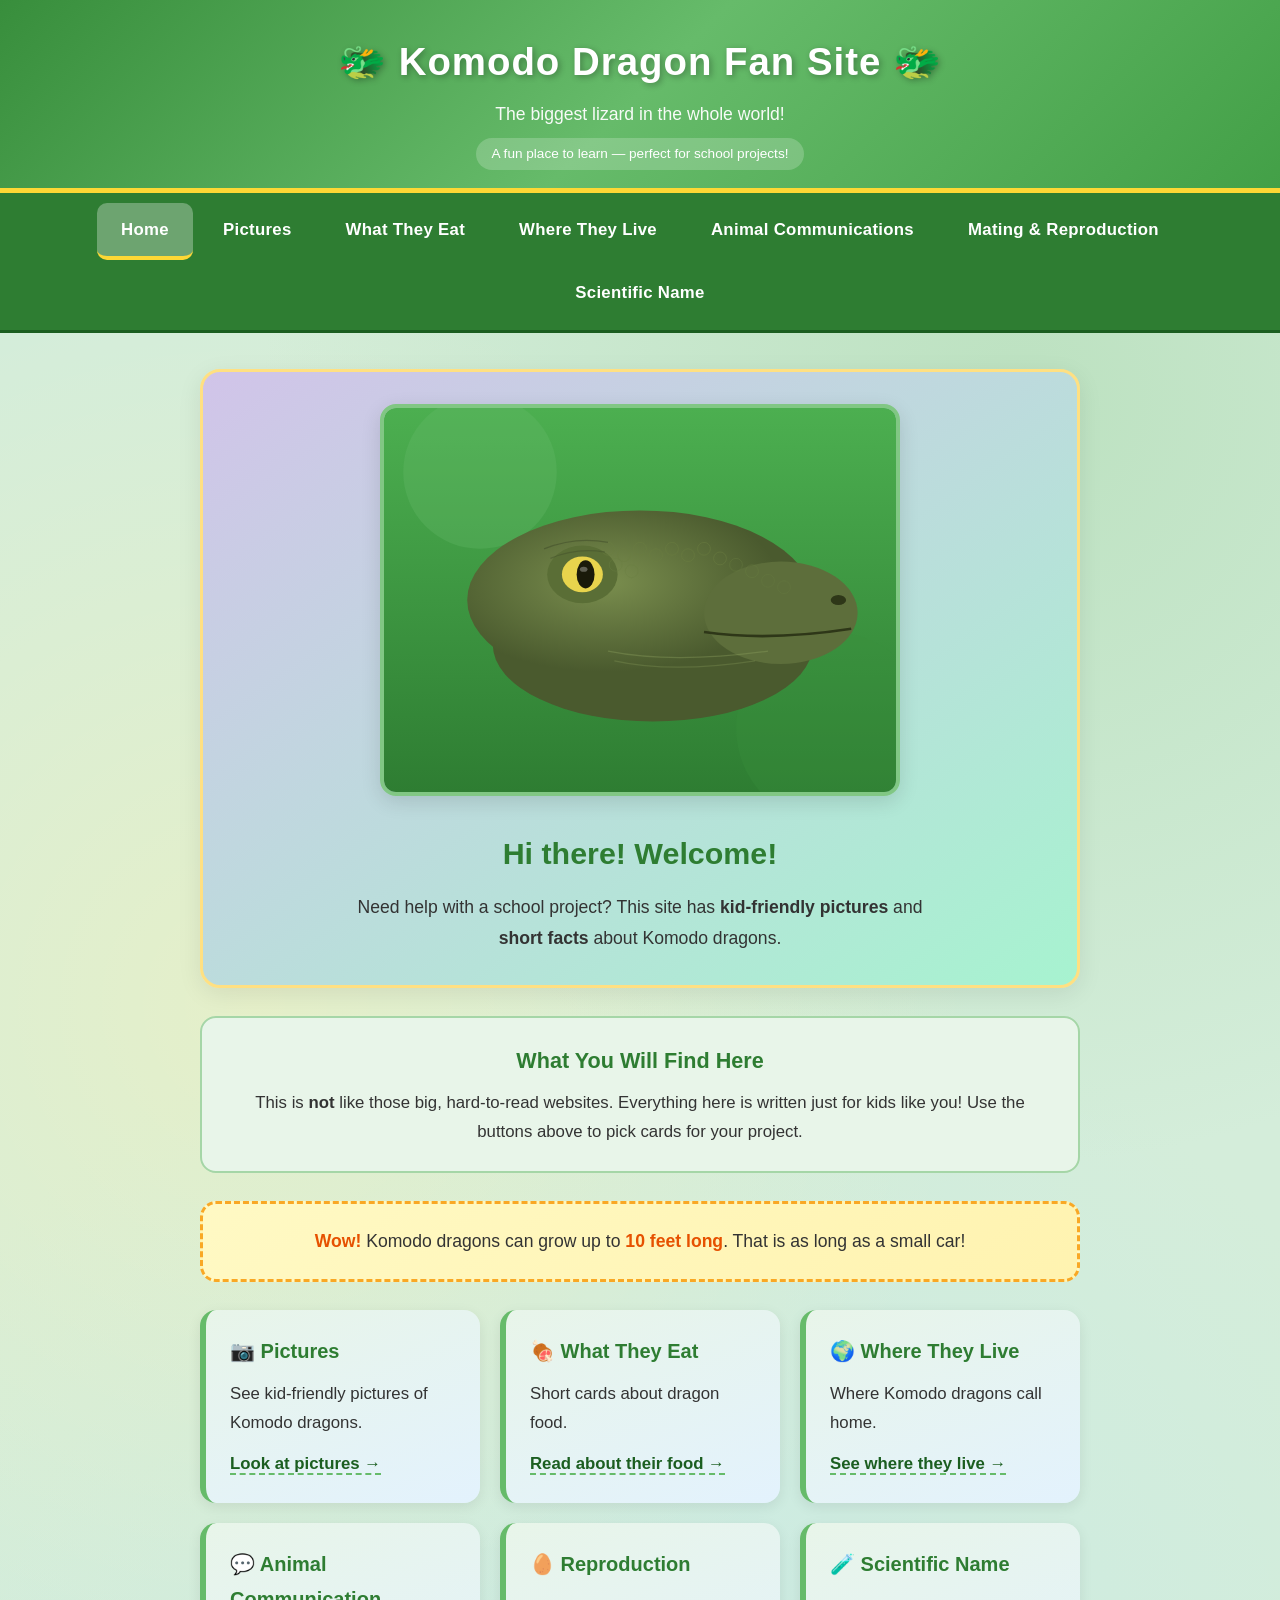
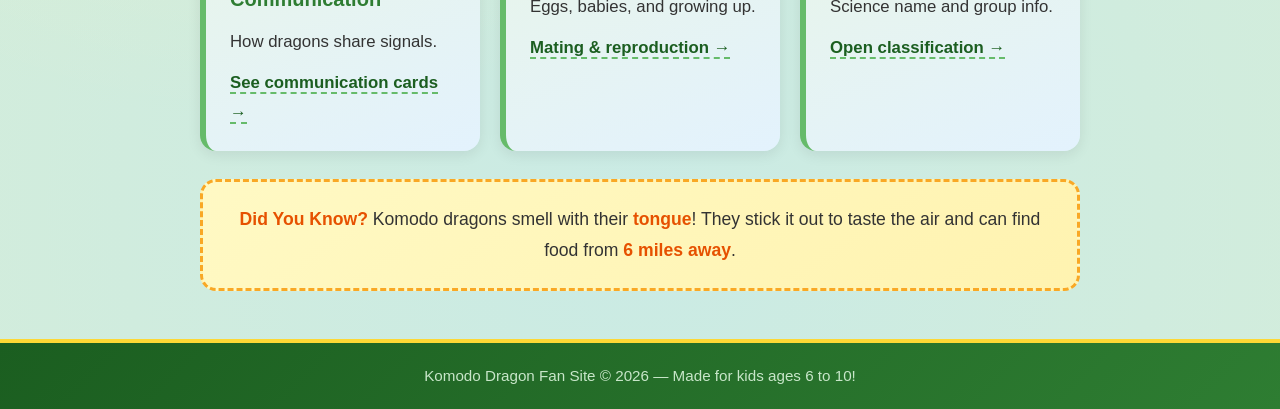
<file: index.html>
<!DOCTYPE html>
<html lang="en">
<head>
  <meta charset="UTF-8">
  <meta name="viewport" content="width=device-width, initial-scale=1.0">
  <title>Komodo Dragon Fan Site!</title>
  <link rel="stylesheet" href="styles.css">
</head>
<body>
  <a class="skip-link" href="#main">Skip to content</a>

  <header>
    <h1>&#x1F432; Komodo Dragon Fan Site &#x1F432;</h1>
    <p class="subtitle">The biggest lizard in the whole world!</p>
    <span class="tagline">A fun place to learn &mdash; perfect for school projects!</span>
  </header>

  <nav>
    <a href="index.html" class="active">Home</a>
    <a href="gallery.html">Pictures</a>
    <a href="diet.html">What They Eat</a>
    <a href="habitat.html">Where They Live</a>
    <a href="communications.html">Animal Communications</a>
    <a href="reproduction.html">Mating &amp; Reproduction</a>
    <a href="classification.html">Scientific Name</a>
  </nav>

  <main id="main">
    <section class="hero">
      <img
        src="images/dragon-closeup.svg"
        alt="A Komodo dragon close-up"
      >
      <h2>Hi there! Welcome!</h2>
      <p>
        Need help with a school project? This site has <strong>kid-friendly pictures</strong>
        and <strong>short facts</strong> about Komodo dragons.
      </p>
    </section>

    <section class="site-intro">
      <h3>What You Will Find Here</h3>
      <p>
        This is <strong>not</strong> like those big, hard-to-read websites.
        Everything here is written just for kids like you!
        Use the buttons above to pick cards for your project.
      </p>
    </section>

    <div class="fun-fact">
      <strong>Wow!</strong> Komodo dragons can grow up to <strong>10 feet long</strong>.
      That is as long as a small car!
    </div>

    <section class="cards">
      <div class="card">
        <h3>&#x1F4F7; Pictures</h3>
        <p>See kid-friendly pictures of Komodo dragons.</p>
        <p style="margin-top:12px;">
          <a href="gallery.html">Look at pictures &rarr;</a>
        </p>
      </div>

      <div class="card">
        <h3>&#x1F356; What They Eat</h3>
        <p>Short cards about dragon food.</p>
        <p style="margin-top:12px;">
          <a href="diet.html">Read about their food &rarr;</a>
        </p>
      </div>

      <div class="card">
        <h3>&#x1F30D; Where They Live</h3>
        <p>Where Komodo dragons call home.</p>
        <p style="margin-top:12px;">
          <a href="habitat.html">See where they live &rarr;</a>
        </p>
      </div>

      <div class="card">
        <h3>&#x1F4AC; Animal Communication</h3>
        <p>How dragons share signals.</p>
        <p style="margin-top:12px;">
          <a href="communications.html">See communication cards &rarr;</a>
        </p>
      </div>

      <div class="card">
        <h3>&#x1F95A; Reproduction</h3>
        <p>Eggs, babies, and growing up.</p>
        <p style="margin-top:12px;">
          <a href="reproduction.html">Mating &amp; reproduction &rarr;</a>
        </p>
      </div>

      <div class="card">
        <h3>&#x1F9EA; Scientific Name</h3>
        <p>Science name and group info.</p>
        <p style="margin-top:12px;">
          <a href="classification.html">Open classification &rarr;</a>
        </p>
      </div>
    </section>

    <div class="fun-fact">
      <strong>Did You Know?</strong> Komodo dragons smell with their
      <strong>tongue</strong>! They stick it out to taste the air and can find
      food from <strong>6 miles away</strong>.
    </div>
  </main>

  <footer>
    <p>Komodo Dragon Fan Site &copy; 2026 &mdash; Made for kids ages 6 to 10!</p>
  </footer>
</body>
</html>
</file>
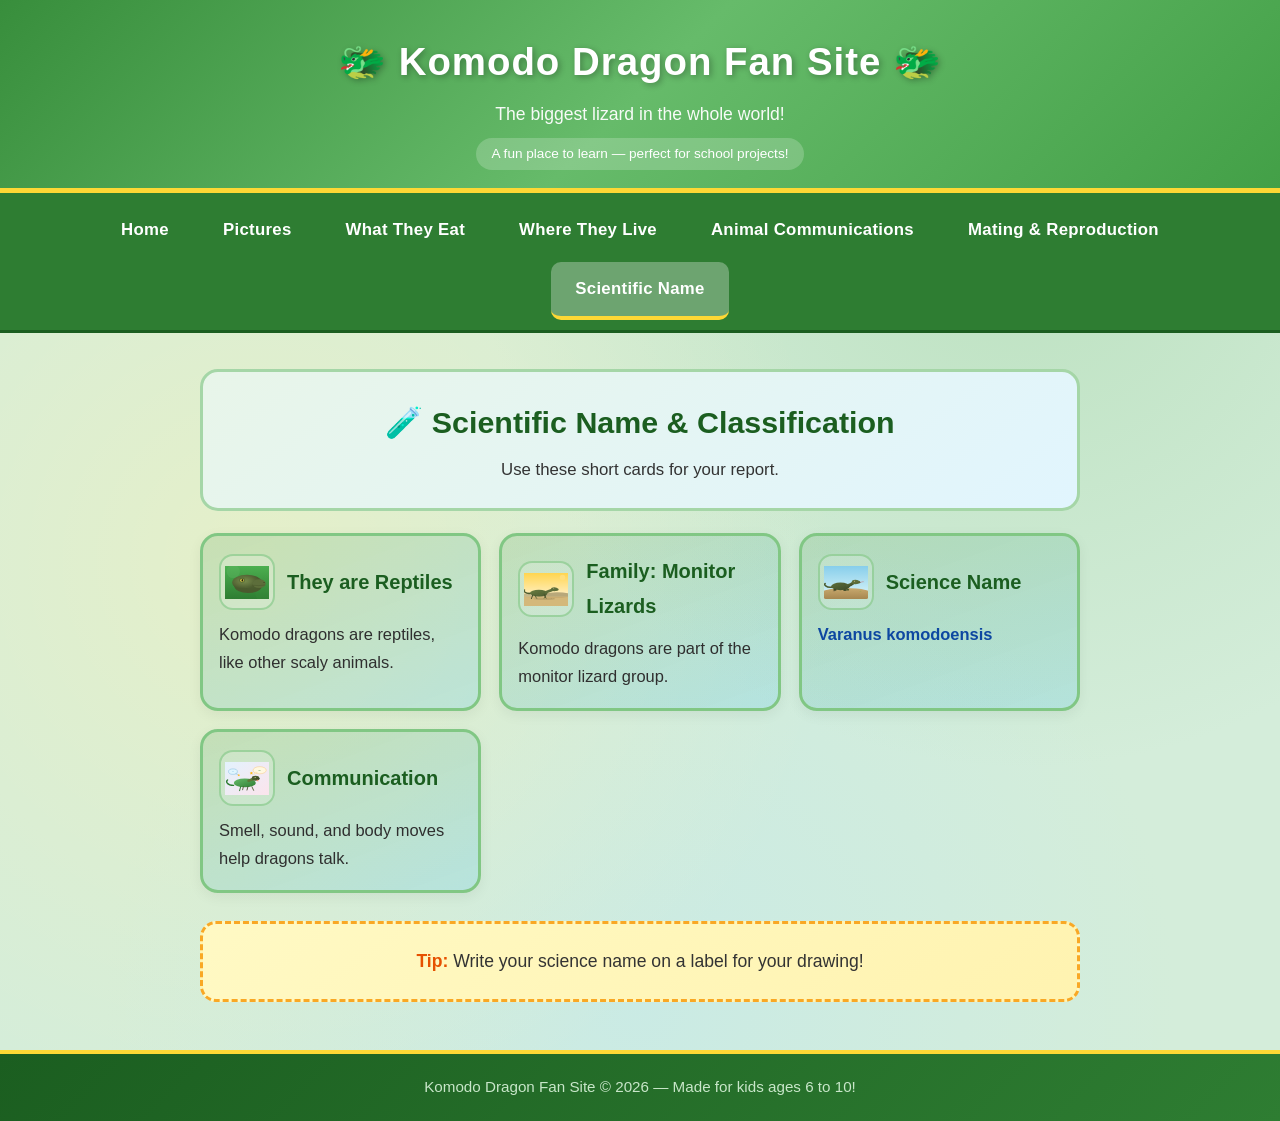
<file: classification.html>
<!DOCTYPE html>
<html lang="en">
<head>
  <meta charset="UTF-8">
  <meta name="viewport" content="width=device-width, initial-scale=1.0">
  <title>Scientific Name &amp; Classification &ndash; Komodo Dragon Fan Site</title>
  <link rel="stylesheet" href="styles.css">
</head>
<body>
  <a class="skip-link" href="#main">Skip to content</a>

  <header>
    <h1>&#x1F432; Komodo Dragon Fan Site &#x1F432;</h1>
    <p class="subtitle">The biggest lizard in the whole world!</p>
    <span class="tagline">A fun place to learn &mdash; perfect for school projects!</span>
  </header>

  <nav>
    <a href="index.html">Home</a>
    <a href="gallery.html">Pictures</a>
    <a href="diet.html">What They Eat</a>
    <a href="habitat.html">Where They Live</a>
    <a href="communications.html">Animal Communications</a>
    <a href="reproduction.html">Mating &amp; Reproduction</a>
    <a href="classification.html" class="active">Scientific Name</a>
  </nav>

  <main id="main">
    <section class="info-page-intro">
      <h2>&#x1F9EA; Scientific Name &amp; Classification</h2>
      <p>Use these short cards for your report.</p>
    </section>

    <section class="info-grid">
      <article class="info-card">
        <div class="card-top">
          <div class="icon">
            <img src="images/dragon-closeup.svg" alt="Reptile close-up icon" />
          </div>
          <h3>They are Reptiles</h3>
        </div>
        <p>Komodo dragons are reptiles, like other scaly animals.</p>
      </article>

      <article class="info-card">
        <div class="card-top">
          <div class="icon">
            <img src="images/dragon-walking.svg" alt="Komodo family icon" />
          </div>
          <h3>Family: Monitor Lizards</h3>
        </div>
        <p>Komodo dragons are part of the monitor lizard group.</p>
      </article>

      <article class="info-card">
        <div class="card-top">
          <div class="icon">
            <img src="images/dragon-tongue.svg" alt="Science name icon" />
          </div>
          <h3>Science Name</h3>
        </div>
        <p><span class="mini">Varanus komodoensis</span></p>
      </article>

      <article class="info-card">
        <div class="card-top">
          <div class="icon">
            <img src="images/dragon-chat.svg" alt="Dragon signals icon" />
          </div>
          <h3>Communication</h3>
        </div>
        <p>Smell, sound, and body moves help dragons talk.</p>
      </article>
    </section>

    <div class="fun-fact">
      <strong>Tip:</strong> Write your science name on a label for your drawing!
    </div>
  </main>

  <footer>
    <p>Komodo Dragon Fan Site &copy; 2026 &mdash; Made for kids ages 6 to 10!</p>
  </footer>
</body>
</html>
</file>
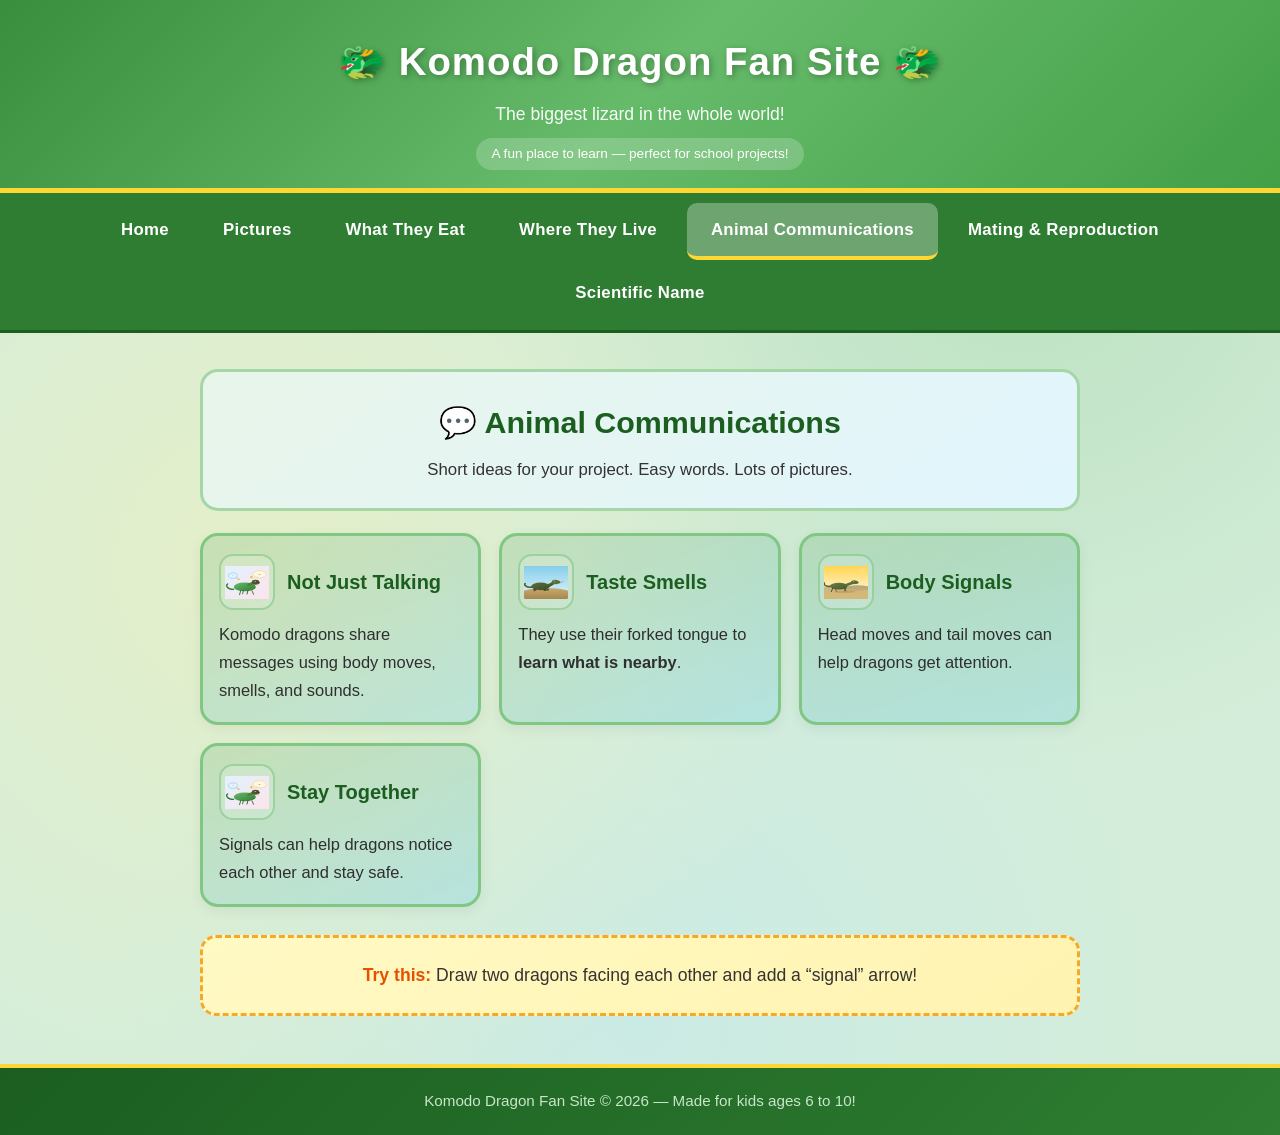
<file: communications.html>
<!DOCTYPE html>
<html lang="en">
<head>
  <meta charset="UTF-8">
  <meta name="viewport" content="width=device-width, initial-scale=1.0">
  <title>Animal Communications &ndash; Komodo Dragon Fan Site</title>
  <link rel="stylesheet" href="styles.css">
</head>
<body>
  <a class="skip-link" href="#main">Skip to content</a>

  <header>
    <h1>&#x1F432; Komodo Dragon Fan Site &#x1F432;</h1>
    <p class="subtitle">The biggest lizard in the whole world!</p>
    <span class="tagline">A fun place to learn &mdash; perfect for school projects!</span>
  </header>

  <nav>
    <a href="index.html">Home</a>
    <a href="gallery.html">Pictures</a>
    <a href="diet.html">What They Eat</a>
    <a href="habitat.html">Where They Live</a>
    <a href="communications.html" class="active">Animal Communications</a>
    <a href="reproduction.html">Mating &amp; Reproduction</a>
    <a href="classification.html">Scientific Name</a>
  </nav>

  <main id="main">
    <section class="info-page-intro">
      <h2>&#x1F4AC; Animal Communications</h2>
      <p>Short ideas for your project. Easy words. Lots of pictures.</p>
    </section>

    <section class="info-grid">
      <article class="info-card">
        <div class="card-top">
          <div class="icon">
            <img src="images/dragon-chat.svg" alt="Dragon chat signals" />
          </div>
          <h3>Not Just Talking</h3>
        </div>
        <p>Komodo dragons share messages using body moves, smells, and sounds.</p>
      </article>

      <article class="info-card">
        <div class="card-top">
          <div class="icon">
            <img src="images/dragon-tongue.svg" alt="Dragon tongue smelling" />
          </div>
          <h3>Taste Smells</h3>
        </div>
        <p>They use their forked tongue to <strong>learn what is nearby</strong>.</p>
      </article>

      <article class="info-card">
        <div class="card-top">
          <div class="icon">
            <img src="images/dragon-walking.svg" alt="Dragon head and tail movement" />
          </div>
          <h3>Body Signals</h3>
        </div>
        <p>Head moves and tail moves can help dragons get attention.</p>
      </article>

      <article class="info-card">
        <div class="card-top">
          <div class="icon">
            <img src="images/dragon-chat.svg" alt="Dragon signal and message icon" />
          </div>
          <h3>Stay Together</h3>
        </div>
        <p>Signals can help dragons notice each other and stay safe.</p>
      </article>
    </section>

    <div class="fun-fact">
      <strong>Try this:</strong> Draw two dragons facing each other and add a “signal” arrow!
    </div>
  </main>

  <footer>
    <p>Komodo Dragon Fan Site &copy; 2026 &mdash; Made for kids ages 6 to 10!</p>
  </footer>
</body>
</html>
</file>
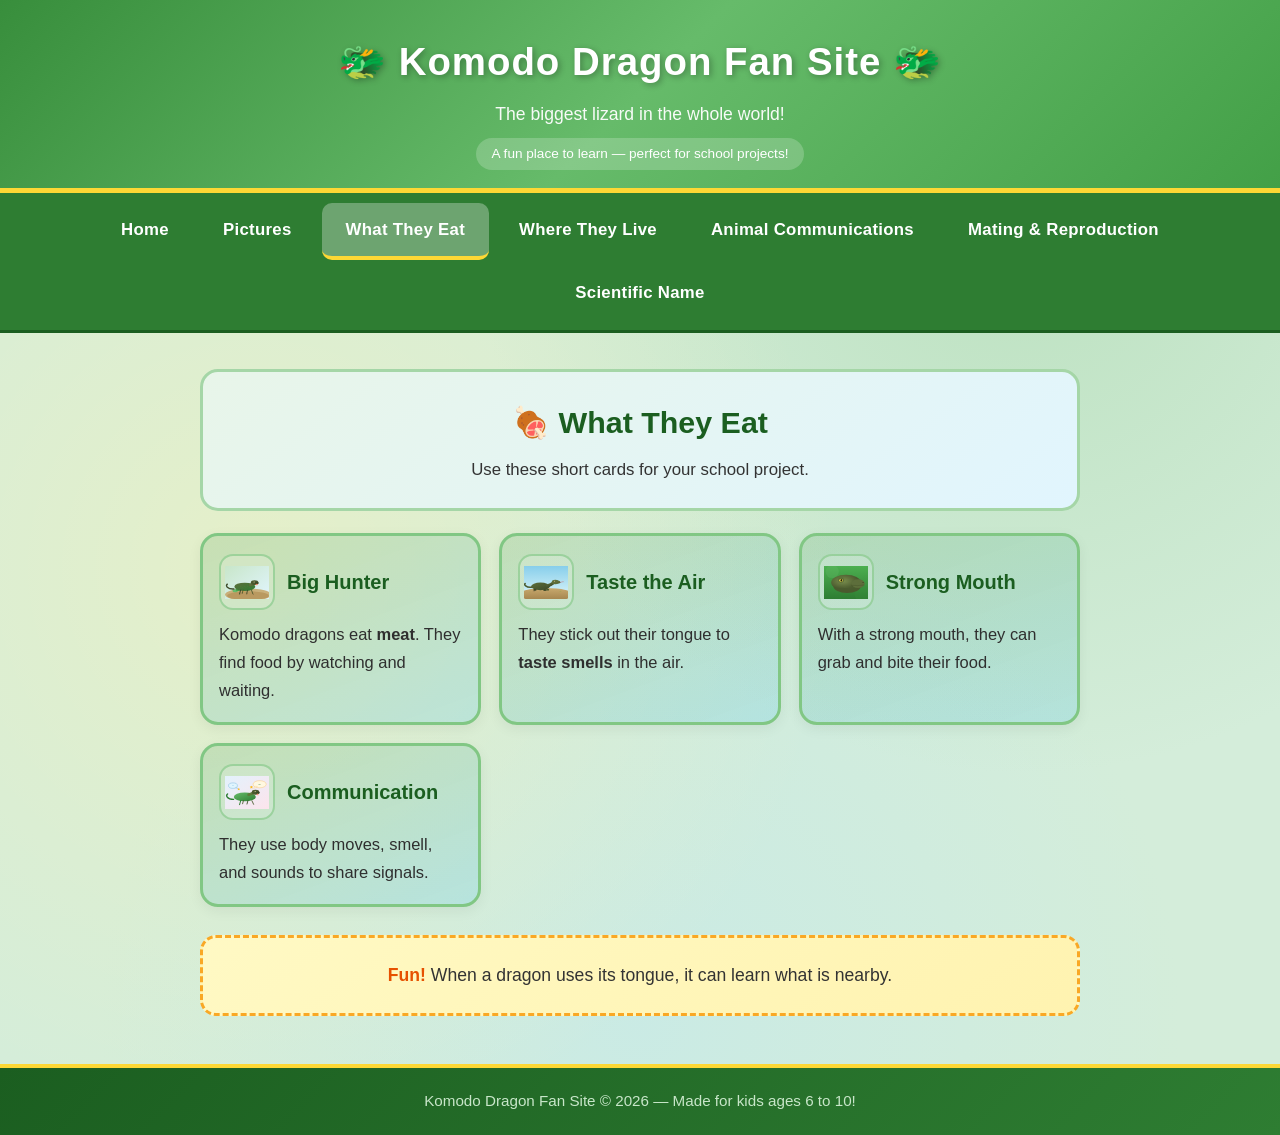
<file: diet.html>
<!DOCTYPE html>
<html lang="en">
<head>
  <meta charset="UTF-8">
  <meta name="viewport" content="width=device-width, initial-scale=1.0">
  <title>What They Eat &ndash; Komodo Dragon Fan Site</title>
  <link rel="stylesheet" href="styles.css">
</head>
<body>
  <a class="skip-link" href="#main">Skip to content</a>

  <header>
    <h1>&#x1F432; Komodo Dragon Fan Site &#x1F432;</h1>
    <p class="subtitle">The biggest lizard in the whole world!</p>
    <span class="tagline">A fun place to learn &mdash; perfect for school projects!</span>
  </header>

  <nav>
    <a href="index.html">Home</a>
    <a href="gallery.html">Pictures</a>
    <a href="diet.html" class="active">What They Eat</a>
    <a href="habitat.html">Where They Live</a>
    <a href="communications.html">Animal Communications</a>
    <a href="reproduction.html">Mating &amp; Reproduction</a>
    <a href="classification.html">Scientific Name</a>
  </nav>

  <main id="main">
    <section class="info-page-intro">
      <h2>&#x1F356; What They Eat</h2>
      <p>Use these short cards for your school project.</p>
    </section>

    <section class="info-grid">
      <article class="info-card">
        <div class="card-top">
          <div class="icon">
            <img src="images/dragon-eating.svg" alt="Dragon eating" />
          </div>
          <h3>Big Hunter</h3>
        </div>
        <p>Komodo dragons eat <strong>meat</strong>. They find food by watching and waiting.</p>
      </article>

      <article class="info-card">
        <div class="card-top">
          <div class="icon">
            <img src="images/dragon-tongue.svg" alt="Dragon tongue tasting" />
          </div>
          <h3>Taste the Air</h3>
        </div>
        <p>They stick out their tongue to <strong>taste smells</strong> in the air.</p>
      </article>

      <article class="info-card">
        <div class="card-top">
          <div class="icon">
            <img src="images/dragon-closeup.svg" alt="Dragon close-up scales and mouth" />
          </div>
          <h3>Strong Mouth</h3>
        </div>
        <p>With a strong mouth, they can grab and bite their food.</p>
      </article>

      <article class="info-card">
        <div class="card-top">
          <div class="icon">
            <img src="images/dragon-chat.svg" alt="Dragon communication signals" />
          </div>
          <h3>Communication</h3>
        </div>
        <p>They use body moves, smell, and sounds to share signals.</p>
      </article>
    </section>

    <div class="fun-fact">
      <strong>Fun!</strong> When a dragon uses its tongue, it can learn what is nearby.
    </div>
  </main>

  <footer>
    <p>Komodo Dragon Fan Site &copy; 2026 &mdash; Made for kids ages 6 to 10!</p>
  </footer>
</body>
</html>
</file>
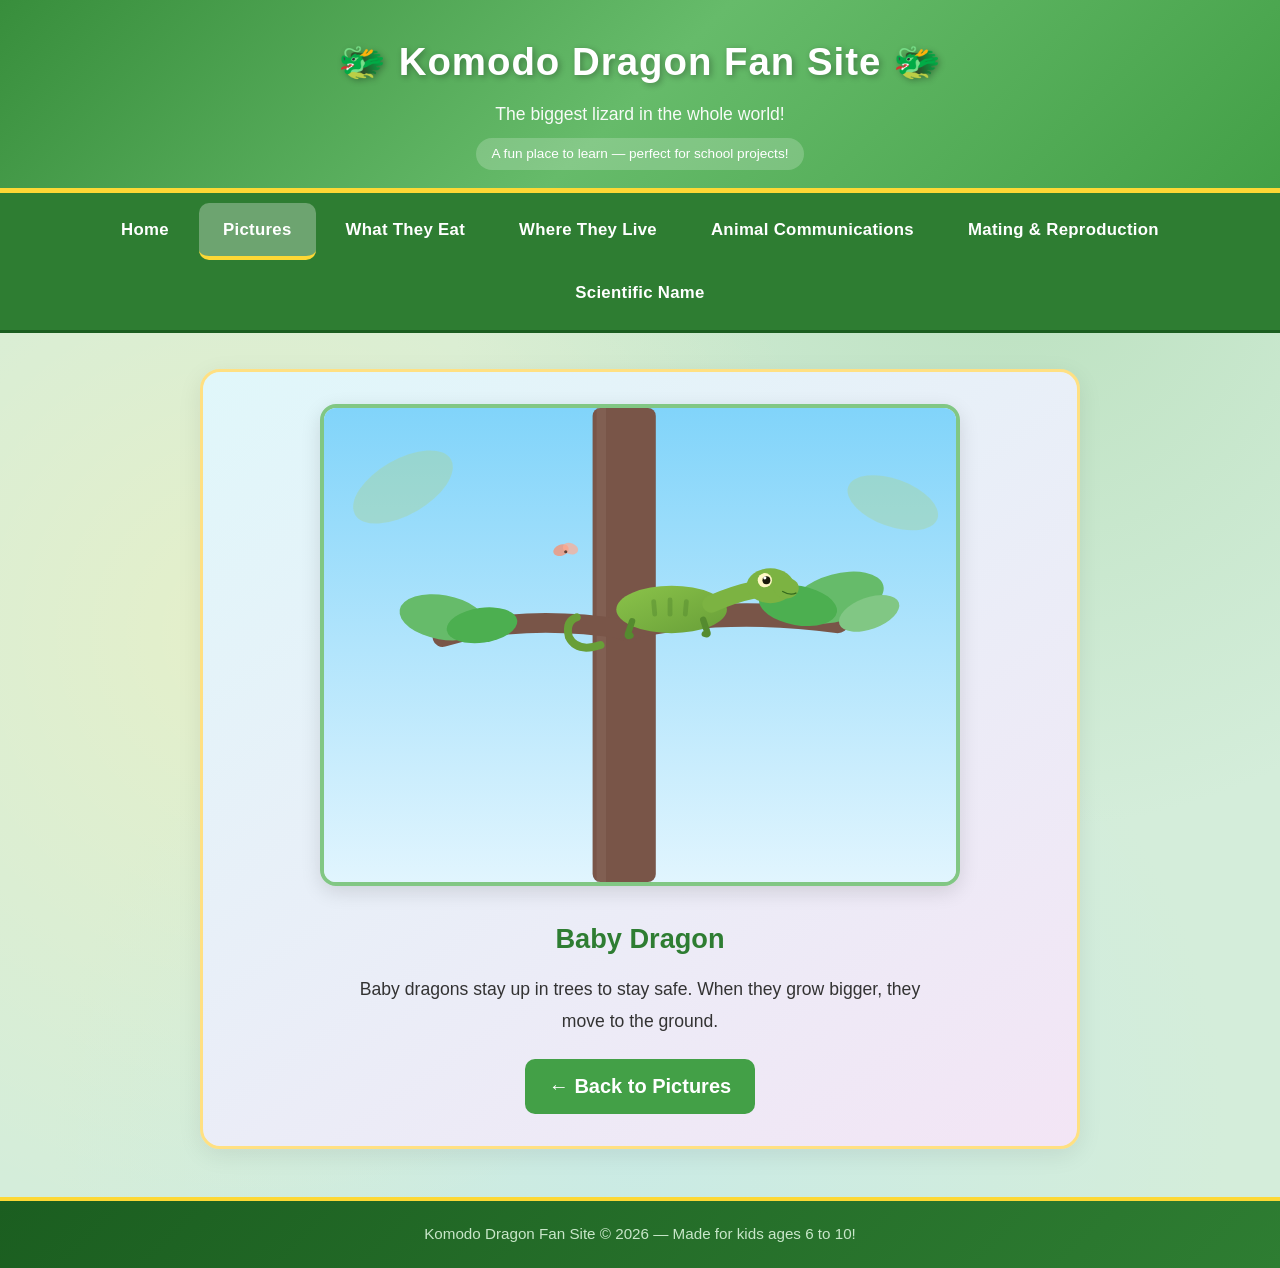
<file: gallery-baby.html>
<!DOCTYPE html>
<html lang="en">
<head>
  <meta charset="UTF-8">
  <meta name="viewport" content="width=device-width, initial-scale=1.0">
  <title>Tongue Tricks &ndash; Komodo Dragon Fan Site</title>
  <link rel="stylesheet" href="styles.css">
</head>
<body>
  <a class="skip-link" href="#main">Skip to content</a>

  <header>
    <h1>&#x1F432; Komodo Dragon Fan Site &#x1F432;</h1>
    <p class="subtitle">The biggest lizard in the whole world!</p>
    <span class="tagline">A fun place to learn &mdash; perfect for school projects!</span>
  </header>

  <nav>
    <a href="index.html">Home</a>
    <a href="gallery.html" class="active">Pictures</a>
    <a href="diet.html">What They Eat</a>
    <a href="habitat.html">Where They Live</a>
    <a href="communications.html">Animal Communications</a>
    <a href="reproduction.html">Mating &amp; Reproduction</a>
    <a href="classification.html">Scientific Name</a>
  </nav>

  <main id="main">
    <section class="image-detail">
      <img
        src="images/dragon-baby.svg"
        alt="A baby Komodo dragon in a tree"
      >
      <h2>Baby Dragon</h2>
      <p>
        Baby dragons stay up in trees to stay safe.
        When they grow bigger, they move to the ground.
      </p>
      <a class="back-link" href="gallery.html">&larr; Back to Pictures</a>
    </section>
  </main>

  <footer>
    <p>Komodo Dragon Fan Site &copy; 2026 &mdash; Made for kids ages 6 to 10!</p>
  </footer>
</body>
</html>
</file>
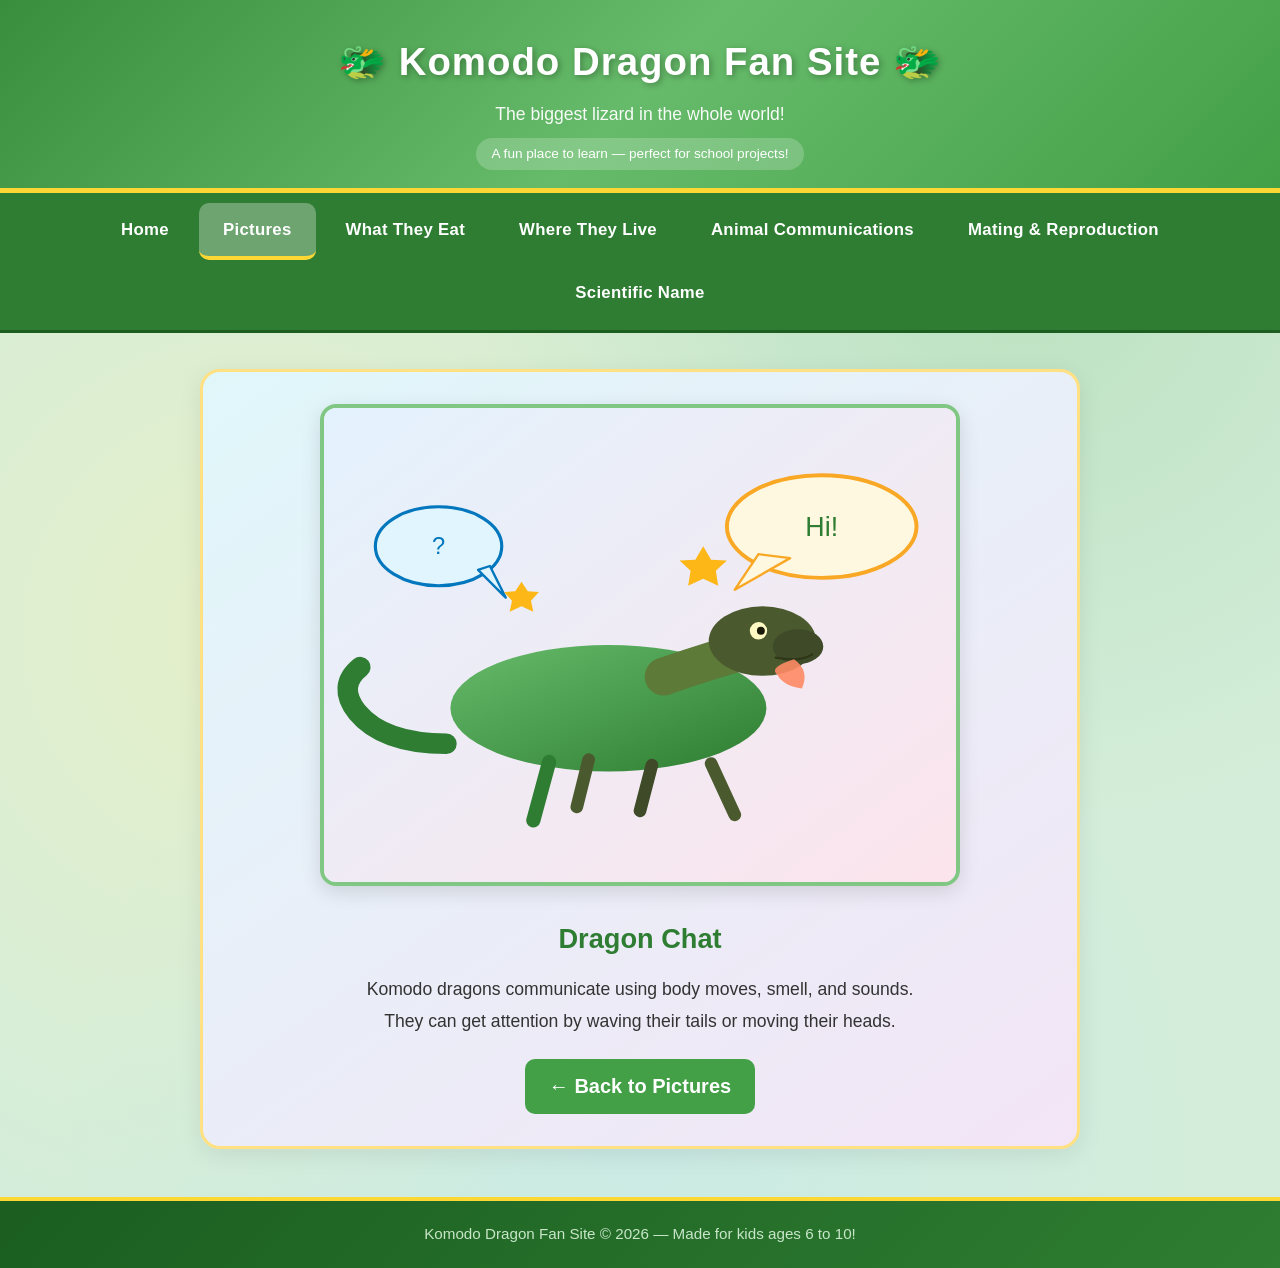
<file: gallery-chat.html>
<!DOCTYPE html>
<html lang="en">
<head>
  <meta charset="UTF-8">
  <meta name="viewport" content="width=device-width, initial-scale=1.0">
  <title>Dragon Chat &ndash; Komodo Dragon Fan Site</title>
  <link rel="stylesheet" href="styles.css">
</head>
<body>
  <a class="skip-link" href="#main">Skip to content</a>

  <header>
    <h1>&#x1F432; Komodo Dragon Fan Site &#x1F432;</h1>
    <p class="subtitle">The biggest lizard in the whole world!</p>
    <span class="tagline">A fun place to learn &mdash; perfect for school projects!</span>
  </header>

  <nav>
    <a href="index.html">Home</a>
    <a href="gallery.html" class="active">Pictures</a>
    <a href="diet.html">What They Eat</a>
    <a href="habitat.html">Where They Live</a>
    <a href="communications.html">Animal Communications</a>
    <a href="reproduction.html">Mating &amp; Reproduction</a>
    <a href="classification.html">Scientific Name</a>
  </nav>

  <main id="main">
    <section class="image-detail">
      <img
        src="images/dragon-chat.svg"
        alt="A Komodo dragon with speech bubbles"
      >
      <h2>Dragon Chat</h2>
      <p>
        Komodo dragons communicate using body moves, smell, and sounds.
        They can get attention by waving their tails or moving their heads.
      </p>
      <a class="back-link" href="gallery.html">&larr; Back to Pictures</a>
    </section>
  </main>

  <footer>
    <p>Komodo Dragon Fan Site &copy; 2026 &mdash; Made for kids ages 6 to 10!</p>
  </footer>
</body>
</html>
</file>
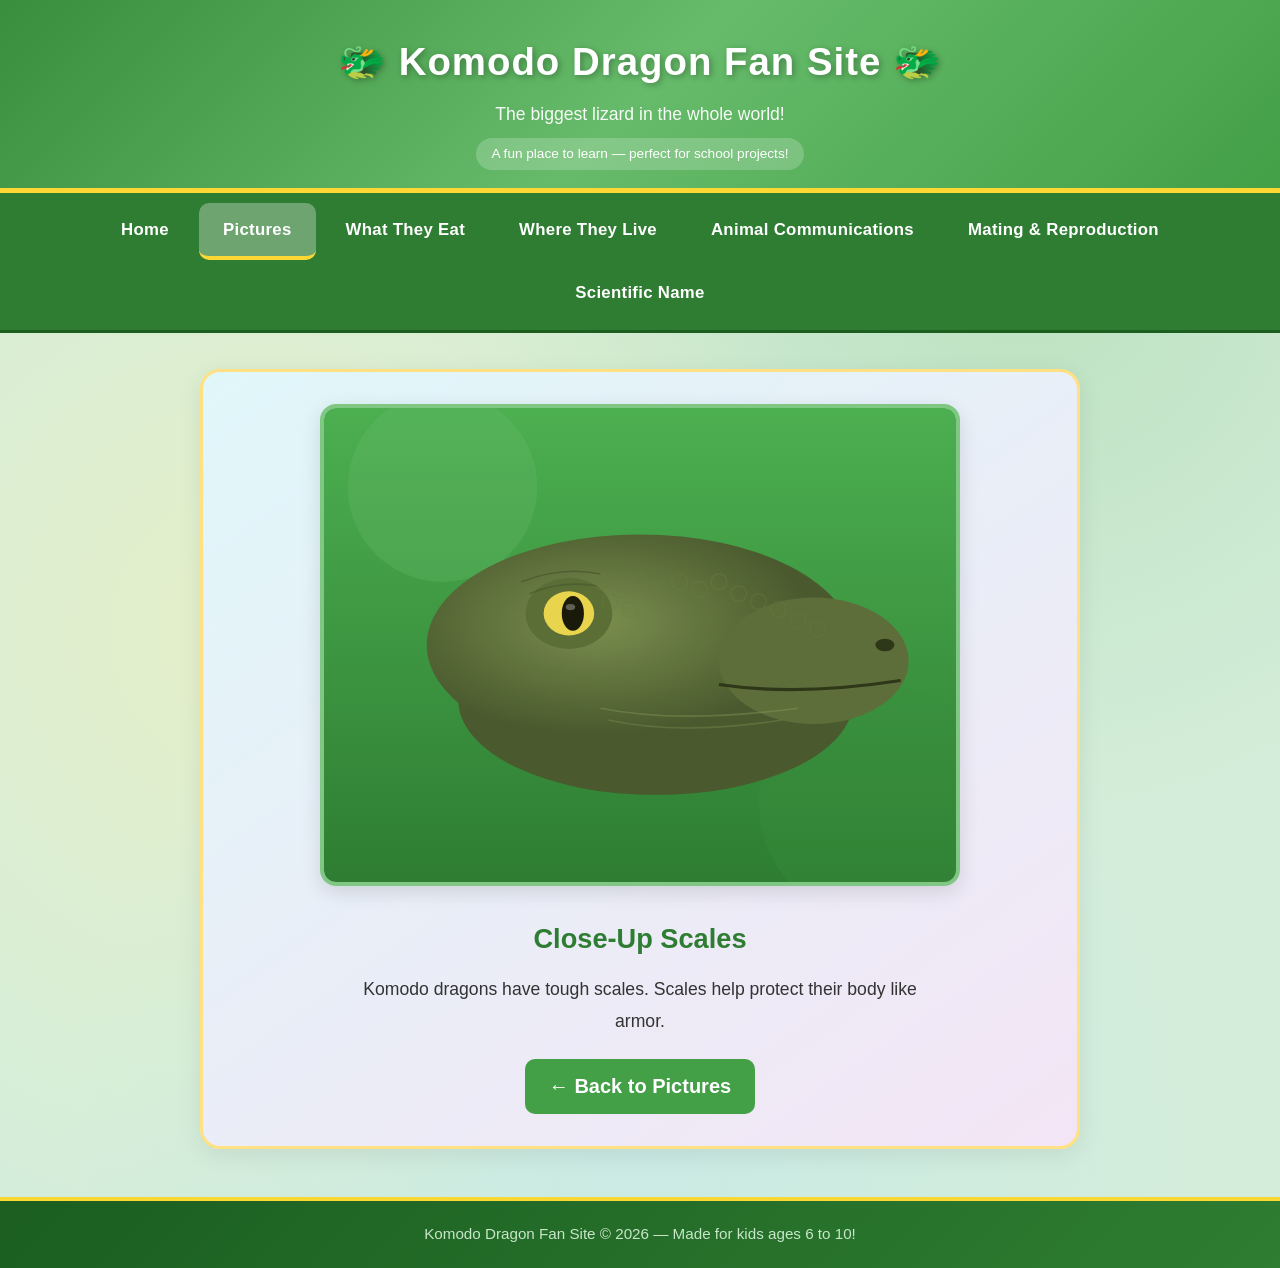
<file: gallery-closeup.html>
<!DOCTYPE html>
<html lang="en">
<head>
  <meta charset="UTF-8">
  <meta name="viewport" content="width=device-width, initial-scale=1.0">
  <title>Big Mouth! &ndash; Komodo Dragon Fan Site</title>
  <link rel="stylesheet" href="styles.css">
</head>
<body>
  <a class="skip-link" href="#main">Skip to content</a>

  <header>
    <h1>&#x1F432; Komodo Dragon Fan Site &#x1F432;</h1>
    <p class="subtitle">The biggest lizard in the whole world!</p>
    <span class="tagline">A fun place to learn &mdash; perfect for school projects!</span>
  </header>

  <nav>
    <a href="index.html">Home</a>
    <a href="gallery.html" class="active">Pictures</a>
    <a href="diet.html">What They Eat</a>
    <a href="habitat.html">Where They Live</a>
    <a href="communications.html">Animal Communications</a>
    <a href="reproduction.html">Mating &amp; Reproduction</a>
    <a href="classification.html">Scientific Name</a>
  </nav>

  <main id="main">
    <section class="image-detail">
      <img
        src="images/dragon-closeup.svg"
        alt="A Komodo dragon close-up with detailed scales"
      >
      <h2>Close-Up Scales</h2>
      <p>
        Komodo dragons have tough scales.
        Scales help protect their body like armor.
      </p>
      <a class="back-link" href="gallery.html">&larr; Back to Pictures</a>
    </section>
  </main>

  <footer>
    <p>Komodo Dragon Fan Site &copy; 2026 &mdash; Made for kids ages 6 to 10!</p>
  </footer>
</body>
</html>
</file>
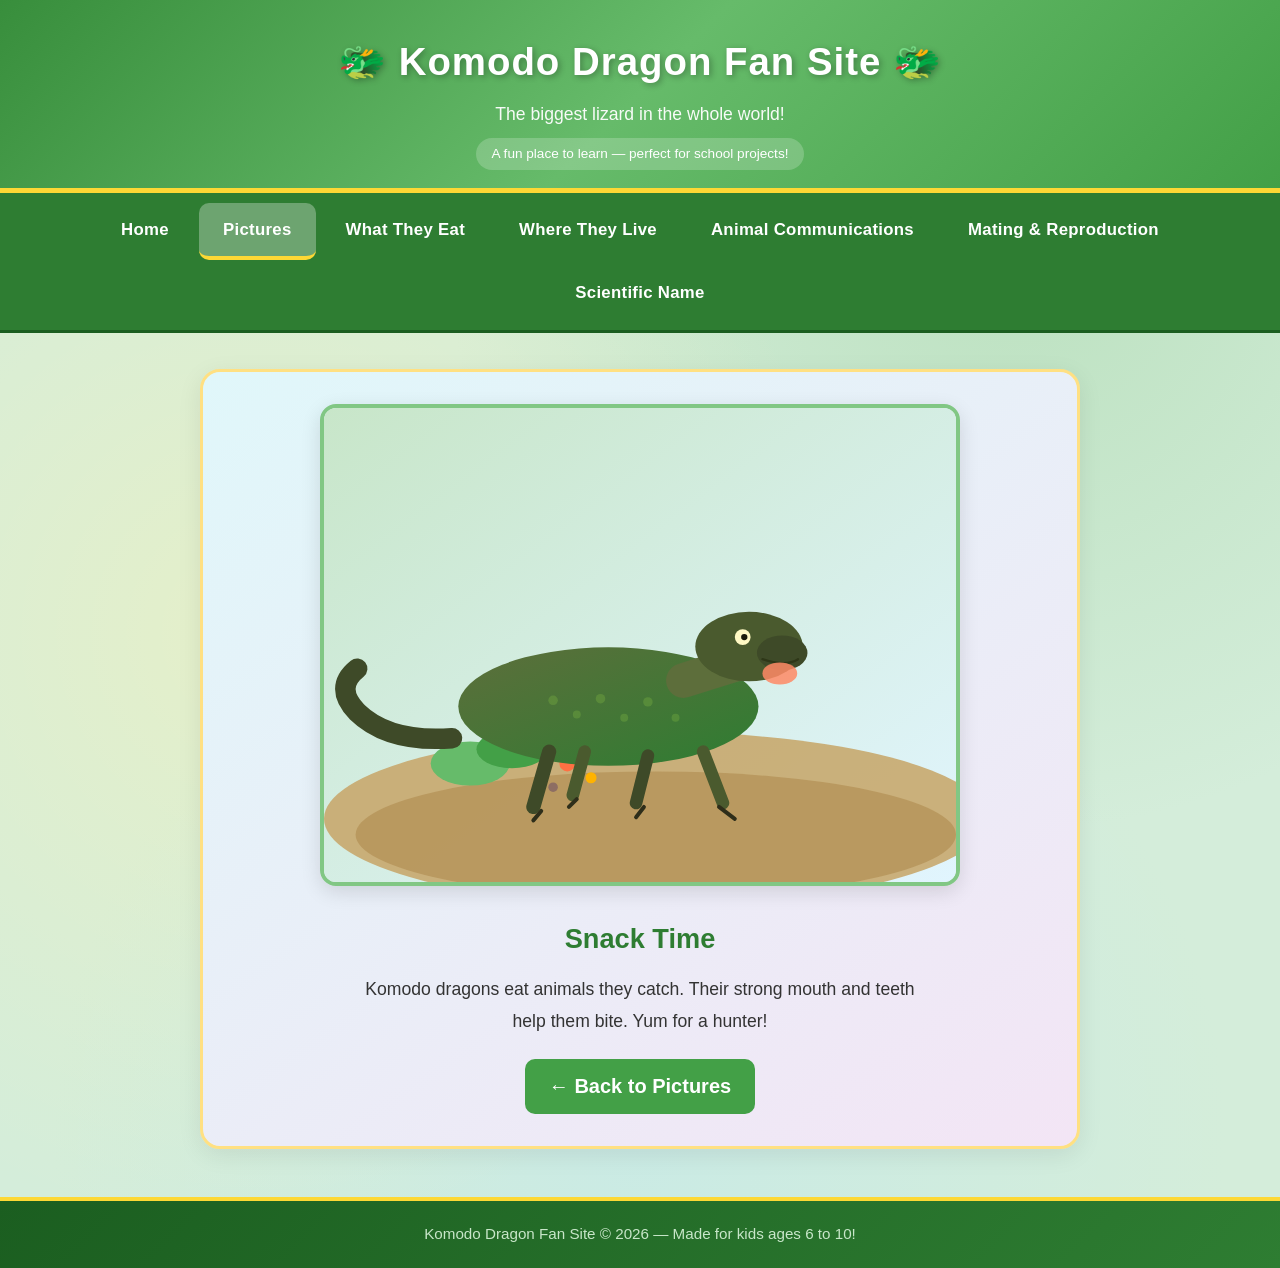
<file: gallery-eating.html>
<!DOCTYPE html>
<html lang="en">
<head>
  <meta charset="UTF-8">
  <meta name="viewport" content="width=device-width, initial-scale=1.0">
  <title>Snack Time &ndash; Komodo Dragon Fan Site</title>
  <link rel="stylesheet" href="styles.css">
</head>
<body>
  <a class="skip-link" href="#main">Skip to content</a>

  <header>
    <h1>&#x1F432; Komodo Dragon Fan Site &#x1F432;</h1>
    <p class="subtitle">The biggest lizard in the whole world!</p>
    <span class="tagline">A fun place to learn &mdash; perfect for school projects!</span>
  </header>

  <nav>
    <a href="index.html">Home</a>
    <a href="gallery.html" class="active">Pictures</a>
    <a href="diet.html">What They Eat</a>
    <a href="habitat.html">Where They Live</a>
    <a href="communications.html">Animal Communications</a>
    <a href="reproduction.html">Mating &amp; Reproduction</a>
    <a href="classification.html">Scientific Name</a>
  </nav>

  <main id="main">
    <section class="image-detail">
      <img
        src="images/dragon-eating.svg"
        alt="A Komodo dragon eating"
      >
      <h2>Snack Time</h2>
      <p>
        Komodo dragons eat animals they catch.
        Their strong mouth and teeth help them bite.
        Yum for a hunter!
      </p>
      <a class="back-link" href="gallery.html">&larr; Back to Pictures</a>
    </section>
  </main>

  <footer>
    <p>Komodo Dragon Fan Site &copy; 2026 &mdash; Made for kids ages 6 to 10!</p>
  </footer>
</body>
</html>
</file>
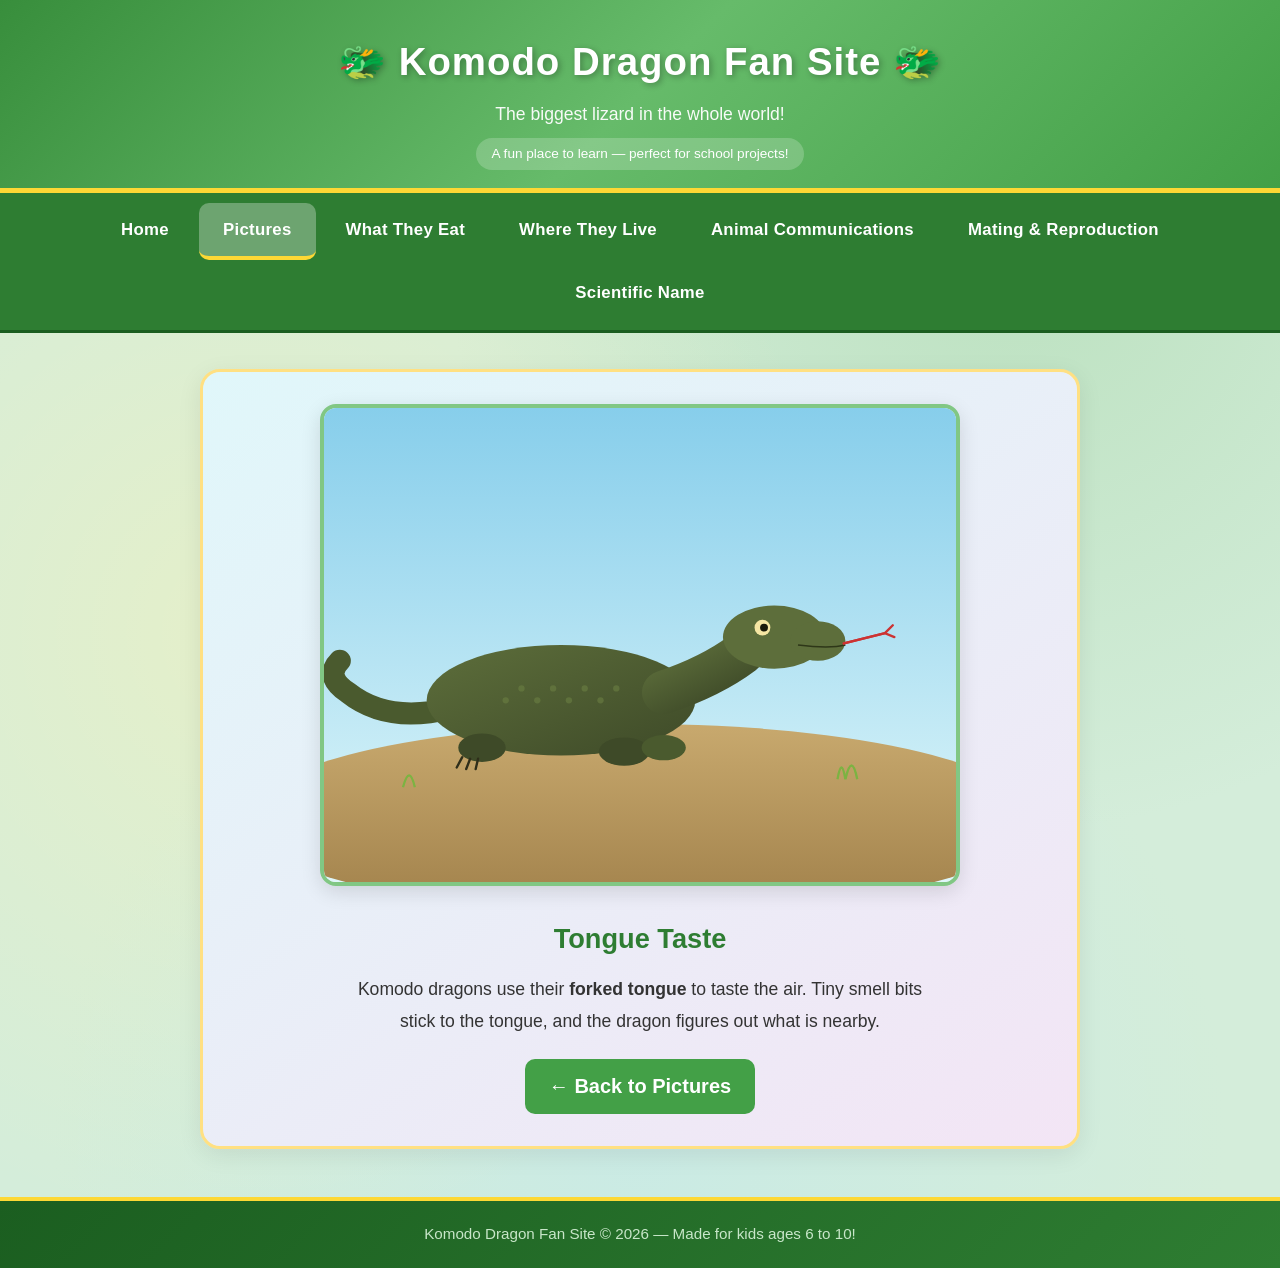
<file: gallery-tongue.html>
<!DOCTYPE html>
<html lang="en">
<head>
  <meta charset="UTF-8">
  <meta name="viewport" content="width=device-width, initial-scale=1.0">
  <title>Tongue Taste &ndash; Komodo Dragon Fan Site</title>
  <link rel="stylesheet" href="styles.css">
</head>
<body>
  <a class="skip-link" href="#main">Skip to content</a>

  <header>
    <h1>&#x1F432; Komodo Dragon Fan Site &#x1F432;</h1>
    <p class="subtitle">The biggest lizard in the whole world!</p>
    <span class="tagline">A fun place to learn &mdash; perfect for school projects!</span>
  </header>

  <nav>
    <a href="index.html">Home</a>
    <a href="gallery.html" class="active">Pictures</a>
    <a href="diet.html">What They Eat</a>
    <a href="habitat.html">Where They Live</a>
    <a href="communications.html">Animal Communications</a>
    <a href="reproduction.html">Mating &amp; Reproduction</a>
    <a href="classification.html">Scientific Name</a>
  </nav>

  <main id="main">
    <section class="image-detail">
      <img
        src="images/dragon-tongue.svg"
        alt="A Komodo dragon sticking out its tongue"
      >
      <h2>Tongue Taste</h2>
      <p>
        Komodo dragons use their <strong>forked tongue</strong> to taste the air.
        Tiny smell bits stick to the tongue, and the dragon figures out what is nearby.
      </p>
      <a class="back-link" href="gallery.html">&larr; Back to Pictures</a>
    </section>
  </main>

  <footer>
    <p>Komodo Dragon Fan Site &copy; 2026 &mdash; Made for kids ages 6 to 10!</p>
  </footer>
</body>
</html>
</file>
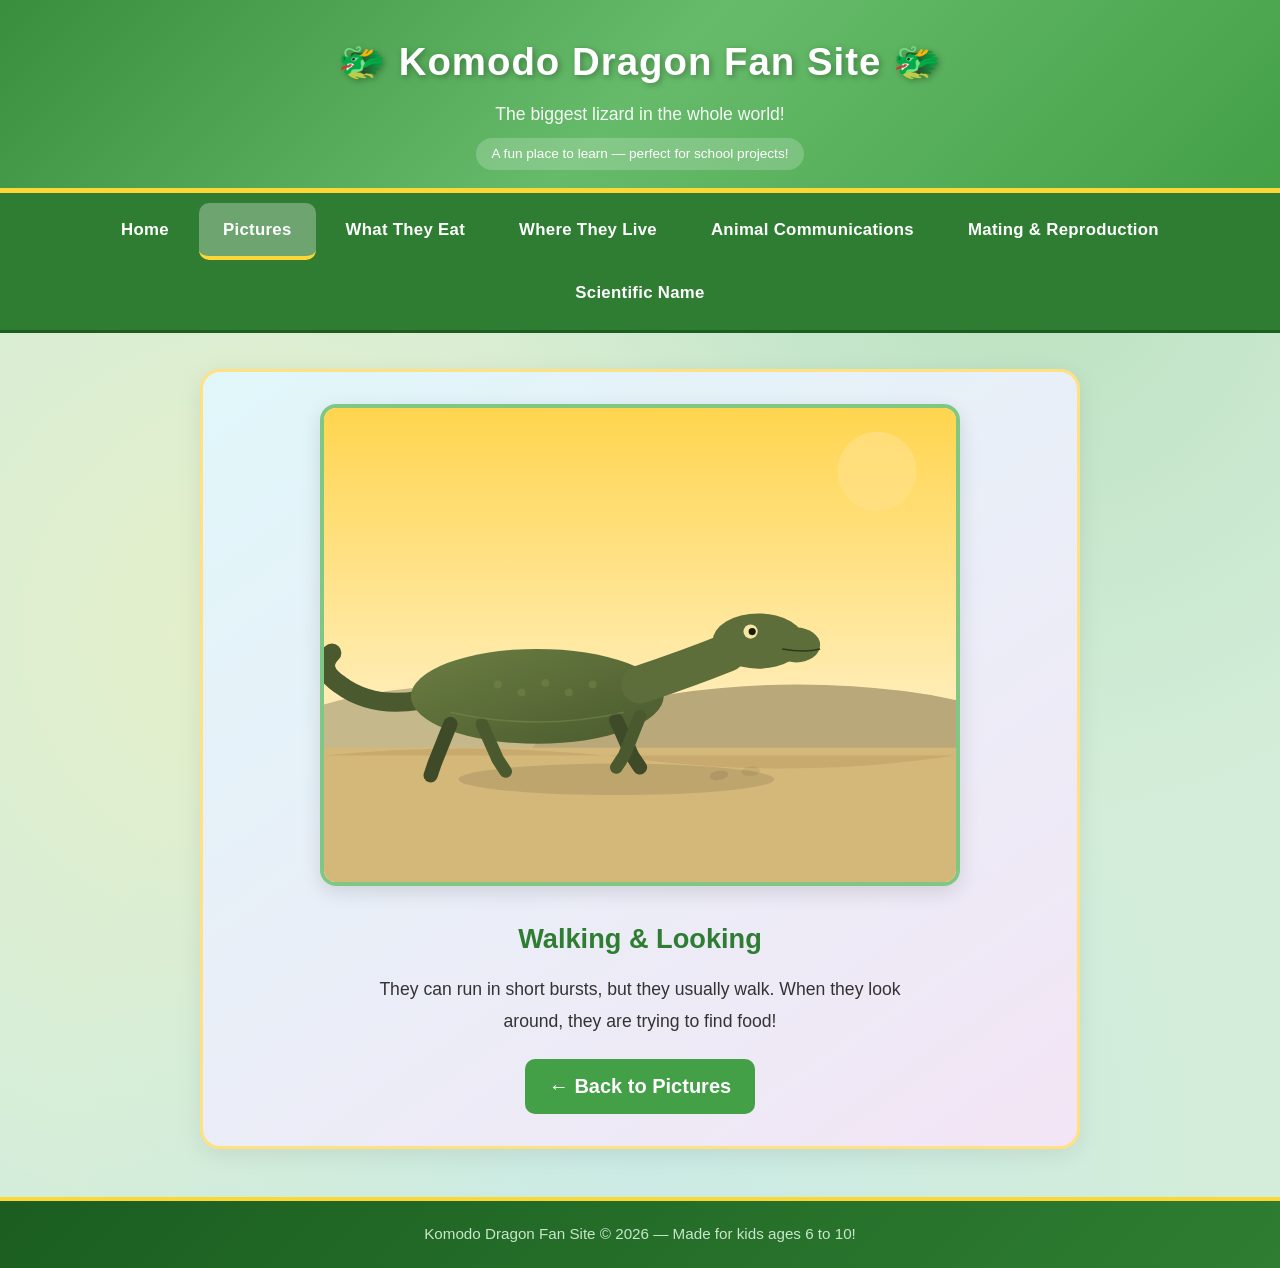
<file: gallery-walking.html>
<!DOCTYPE html>
<html lang="en">
<head>
  <meta charset="UTF-8">
  <meta name="viewport" content="width=device-width, initial-scale=1.0">
  <title>Scales and Eyes &ndash; Komodo Dragon Fan Site</title>
  <link rel="stylesheet" href="styles.css">
</head>
<body>
  <a class="skip-link" href="#main">Skip to content</a>

  <header>
    <h1>&#x1F432; Komodo Dragon Fan Site &#x1F432;</h1>
    <p class="subtitle">The biggest lizard in the whole world!</p>
    <span class="tagline">A fun place to learn &mdash; perfect for school projects!</span>
  </header>

  <nav>
    <a href="index.html">Home</a>
    <a href="gallery.html" class="active">Pictures</a>
    <a href="diet.html">What They Eat</a>
    <a href="habitat.html">Where They Live</a>
    <a href="communications.html">Animal Communications</a>
    <a href="reproduction.html">Mating &amp; Reproduction</a>
    <a href="classification.html">Scientific Name</a>
  </nav>

  <main id="main">
    <section class="image-detail">
      <img
        src="images/dragon-walking.svg"
        alt="A Komodo dragon walking on sandy ground"
      >
      <h2>Walking & Looking</h2>
      <p>
        They can run in short bursts, but they usually walk.
        When they look around, they are trying to find food!
      </p>
      <a class="back-link" href="gallery.html">&larr; Back to Pictures</a>
    </section>
  </main>

  <footer>
    <p>Komodo Dragon Fan Site &copy; 2026 &mdash; Made for kids ages 6 to 10!</p>
  </footer>
</body>
</html>
</file>
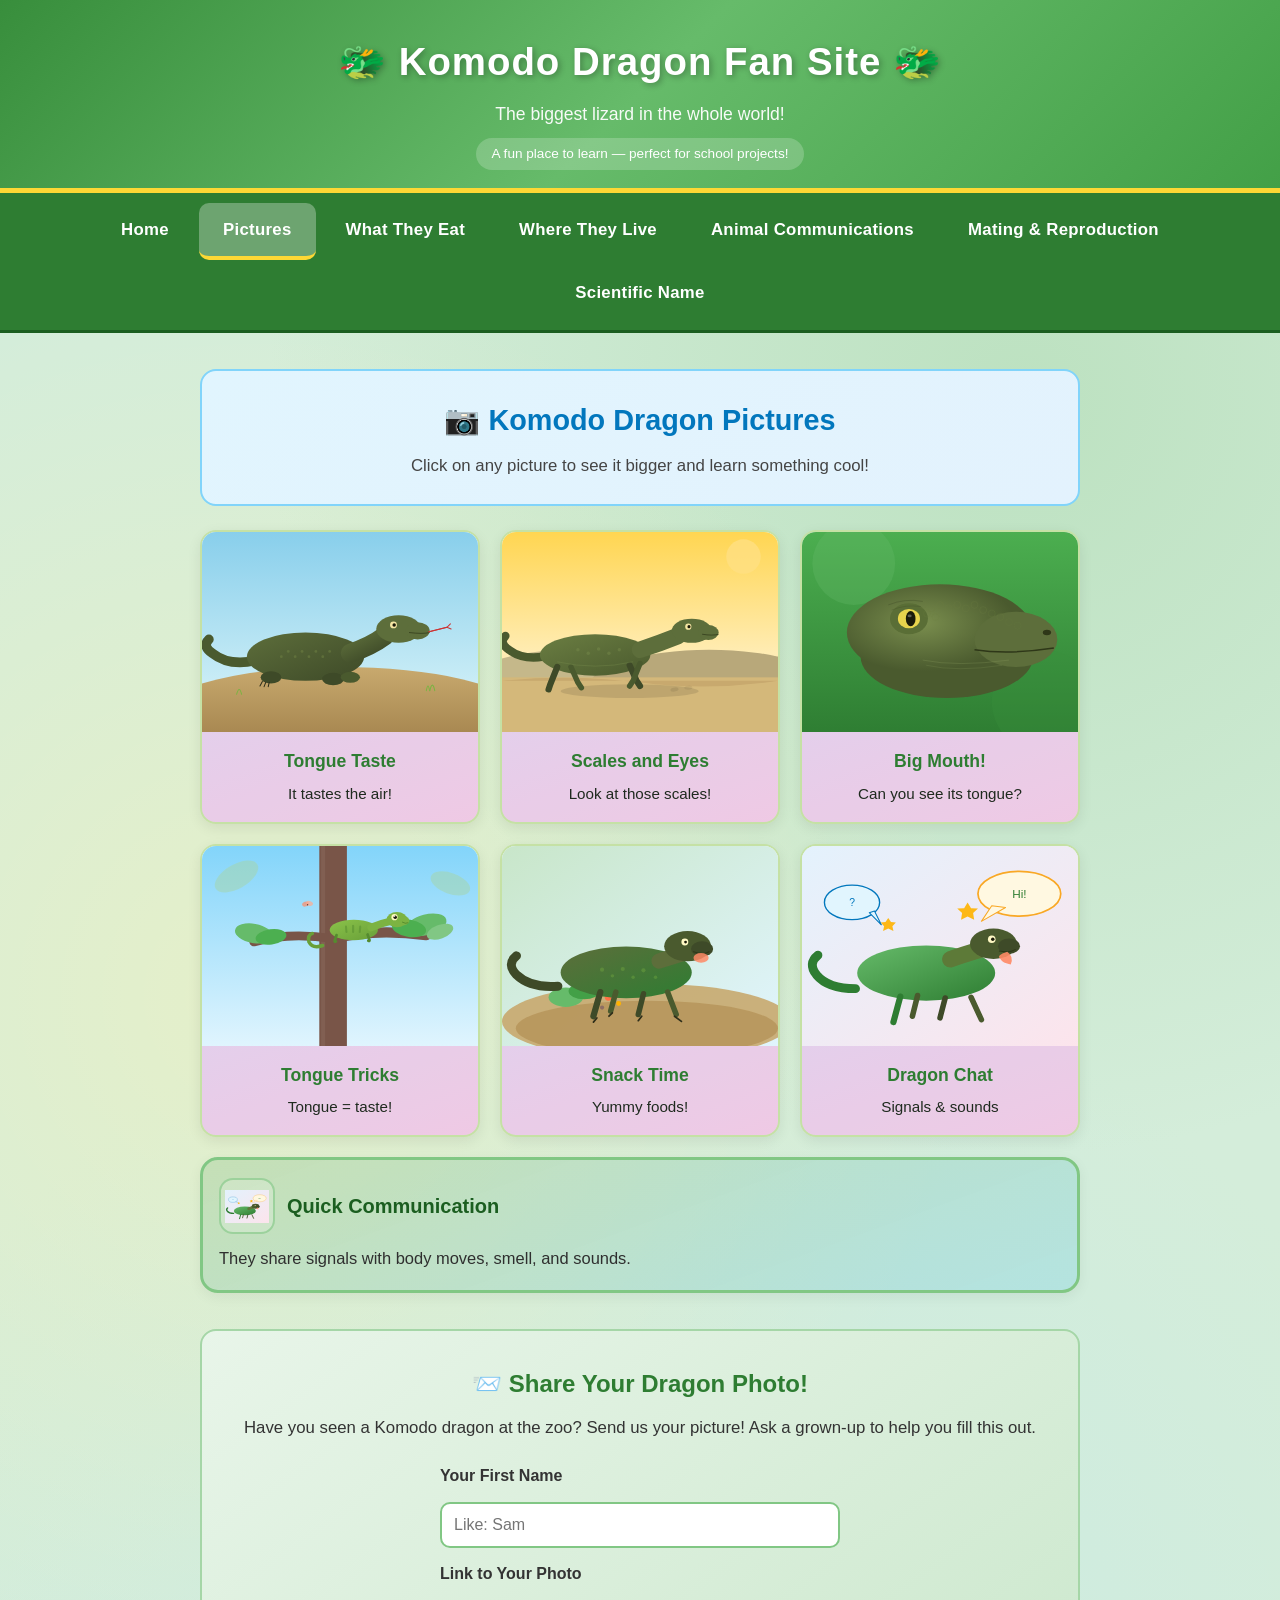
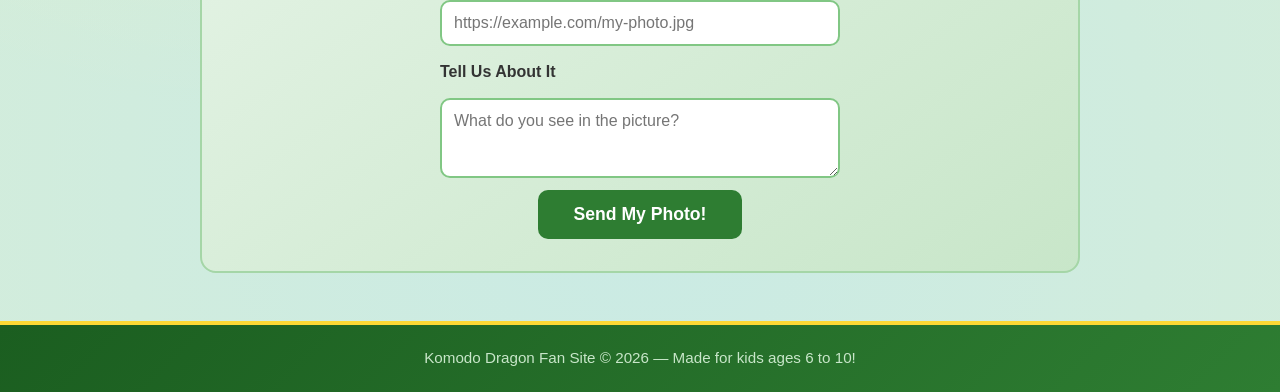
<file: gallery.html>
<!DOCTYPE html>
<html lang="en">
<head>
  <meta charset="UTF-8">
  <meta name="viewport" content="width=device-width, initial-scale=1.0">
  <title>Pictures &ndash; Komodo Dragon Fan Site</title>
  <link rel="stylesheet" href="styles.css">
</head>
<body>
  <a class="skip-link" href="#main">Skip to content</a>

  <header>
    <h1>&#x1F432; Komodo Dragon Fan Site &#x1F432;</h1>
    <p class="subtitle">The biggest lizard in the whole world!</p>
    <span class="tagline">A fun place to learn &mdash; perfect for school projects!</span>
  </header>

  <nav>
    <a href="index.html">Home</a>
    <a href="gallery.html" class="active">Pictures</a>
    <a href="diet.html">What They Eat</a>
    <a href="habitat.html">Where They Live</a>
    <a href="communications.html">Animal Communications</a>
    <a href="reproduction.html">Mating &amp; Reproduction</a>
    <a href="classification.html">Scientific Name</a>
  </nav>

  <main id="main">
    <section class="gallery-intro">
      <h2>&#x1F4F7; Komodo Dragon Pictures</h2>
      <p>Click on any picture to see it bigger and learn something cool!</p>
    </section>

    <section class="gallery-grid">
      <a class="gallery-item" href="gallery-tongue.html">
        <img
          src="images/dragon-tongue.svg"
          alt="A Komodo dragon sticking out its tongue"
        >
        <div class="caption">
          <h3>Tongue Taste</h3>
          <p>It tastes the air!</p>
        </div>
      </a>

      <a class="gallery-item" href="gallery-walking.html">
        <img
          src="images/dragon-walking.svg"
          alt="A Komodo dragon walking"
        >
        <div class="caption">
          <h3>Scales and Eyes</h3>
          <p>Look at those scales!</p>
        </div>
      </a>

      <a class="gallery-item" href="gallery-closeup.html">
        <img
          src="images/dragon-closeup.svg"
          alt="A Komodo dragon close-up"
        >
        <div class="caption">
          <h3>Big Mouth!</h3>
          <p>Can you see its tongue?</p>
        </div>
      </a>

      <a class="gallery-item" href="gallery-baby.html">
        <img
          src="images/dragon-baby.svg"
          alt="A baby Komodo dragon"
        >
        <div class="caption">
          <h3>Tongue Tricks</h3>
          <p>Tongue = taste!</p>
        </div>
      </a>

      <!-- Extra images for kids -->
      <a class="gallery-item" href="gallery-eating.html">
        <img
          src="images/dragon-eating.svg"
          alt="A Komodo dragon eating"
        >
        <div class="caption">
          <h3>Snack Time</h3>
          <p>Yummy foods!</p>
        </div>
      </a>

      <a class="gallery-item" href="gallery-chat.html">
        <img
          src="images/dragon-chat.svg"
          alt="A Komodo dragon with speech bubbles"
        >
        <div class="caption">
          <h3>Dragon Chat</h3>
          <p>Signals & sounds</p>
        </div>
      </a>
    </section>

    <section class="info-grid" style="margin-top:20px;">
      <article class="info-card">
        <div class="card-top">
          <div class="icon">
            <img src="images/dragon-chat.svg" alt="Communication icon" />
          </div>
          <h3>Quick Communication</h3>
        </div>
        <p>They share signals with body moves, smell, and sounds.</p>
      </article>
    </section>

    <section class="submit-section">
      <h2>&#x1F4E8; Share Your Dragon Photo!</h2>
      <p>
        Have you seen a Komodo dragon at the zoo? Send us your picture!
        Ask a grown-up to help you fill this out.
      </p>
      <form action="#" onsubmit="alert('Thanks for sharing! (This is a demo site.)'); return false;">
        <label for="visitor-name">Your First Name</label>
        <input type="text" id="visitor-name" name="visitor-name" placeholder="Like: Sam" required>

        <label for="photo-url">Link to Your Photo</label>
        <input type="url" id="photo-url" name="photo-url" placeholder="https://example.com/my-photo.jpg" required>

        <label for="photo-caption">Tell Us About It</label>
        <textarea id="photo-caption" name="photo-caption" placeholder="What do you see in the picture?"></textarea>

        <button type="submit">Send My Photo!</button>
      </form>
    </section>
  </main>

  <footer>
    <p>Komodo Dragon Fan Site &copy; 2026 &mdash; Made for kids ages 6 to 10!</p>
  </footer>
</body>
</html>
</file>
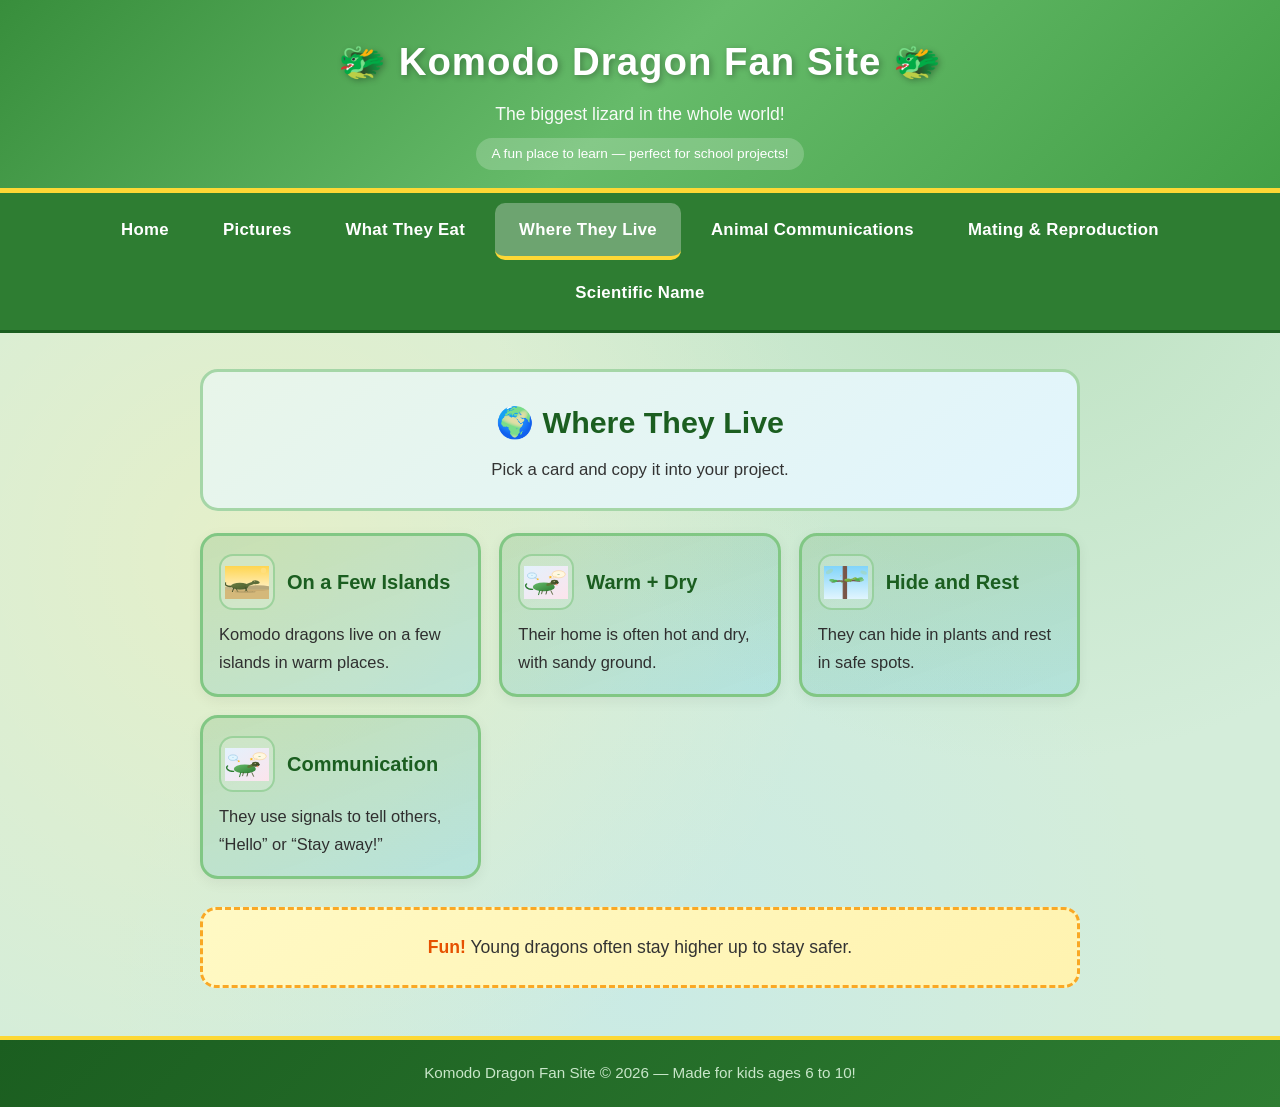
<file: habitat.html>
<!DOCTYPE html>
<html lang="en">
<head>
  <meta charset="UTF-8">
  <meta name="viewport" content="width=device-width, initial-scale=1.0">
  <title>Where They Live &ndash; Komodo Dragon Fan Site</title>
  <link rel="stylesheet" href="styles.css">
</head>
<body>
  <a class="skip-link" href="#main">Skip to content</a>

  <header>
    <h1>&#x1F432; Komodo Dragon Fan Site &#x1F432;</h1>
    <p class="subtitle">The biggest lizard in the whole world!</p>
    <span class="tagline">A fun place to learn &mdash; perfect for school projects!</span>
  </header>

  <nav>
    <a href="index.html">Home</a>
    <a href="gallery.html">Pictures</a>
    <a href="diet.html">What They Eat</a>
    <a href="habitat.html" class="active">Where They Live</a>
    <a href="communications.html">Animal Communications</a>
    <a href="reproduction.html">Mating &amp; Reproduction</a>
    <a href="classification.html">Scientific Name</a>
  </nav>

  <main id="main">
    <section class="info-page-intro">
      <h2>&#x1F30D; Where They Live</h2>
      <p>Pick a card and copy it into your project.</p>
    </section>

    <section class="info-grid">
      <article class="info-card">
        <div class="card-top">
          <div class="icon">
            <img src="images/dragon-walking.svg" alt="Dragon walking" />
          </div>
          <h3>On a Few Islands</h3>
        </div>
        <p>Komodo dragons live on a few islands in warm places.</p>
      </article>

      <article class="info-card">
        <div class="card-top">
          <div class="icon">
            <img src="images/dragon-chat.svg" alt="Dragon communication signals" />
          </div>
          <h3>Warm + Dry</h3>
        </div>
        <p>Their home is often hot and dry, with sandy ground.</p>
      </article>

      <article class="info-card">
        <div class="card-top">
          <div class="icon">
            <img src="images/dragon-baby.svg" alt="Baby dragon in the trees" />
          </div>
          <h3>Hide and Rest</h3>
        </div>
        <p>They can hide in plants and rest in safe spots.</p>
      </article>

      <article class="info-card">
        <div class="card-top">
          <div class="icon">
            <img src="images/dragon-chat.svg" alt="Dragon communication signals" />
          </div>
          <h3>Communication</h3>
        </div>
        <p>They use signals to tell others, “Hello” or “Stay away!”</p>
      </article>
    </section>

    <div class="fun-fact">
      <strong>Fun!</strong> Young dragons often stay higher up to stay safer.
    </div>
  </main>

  <footer>
    <p>Komodo Dragon Fan Site &copy; 2026 &mdash; Made for kids ages 6 to 10!</p>
  </footer>
</body>
</html>
</file>
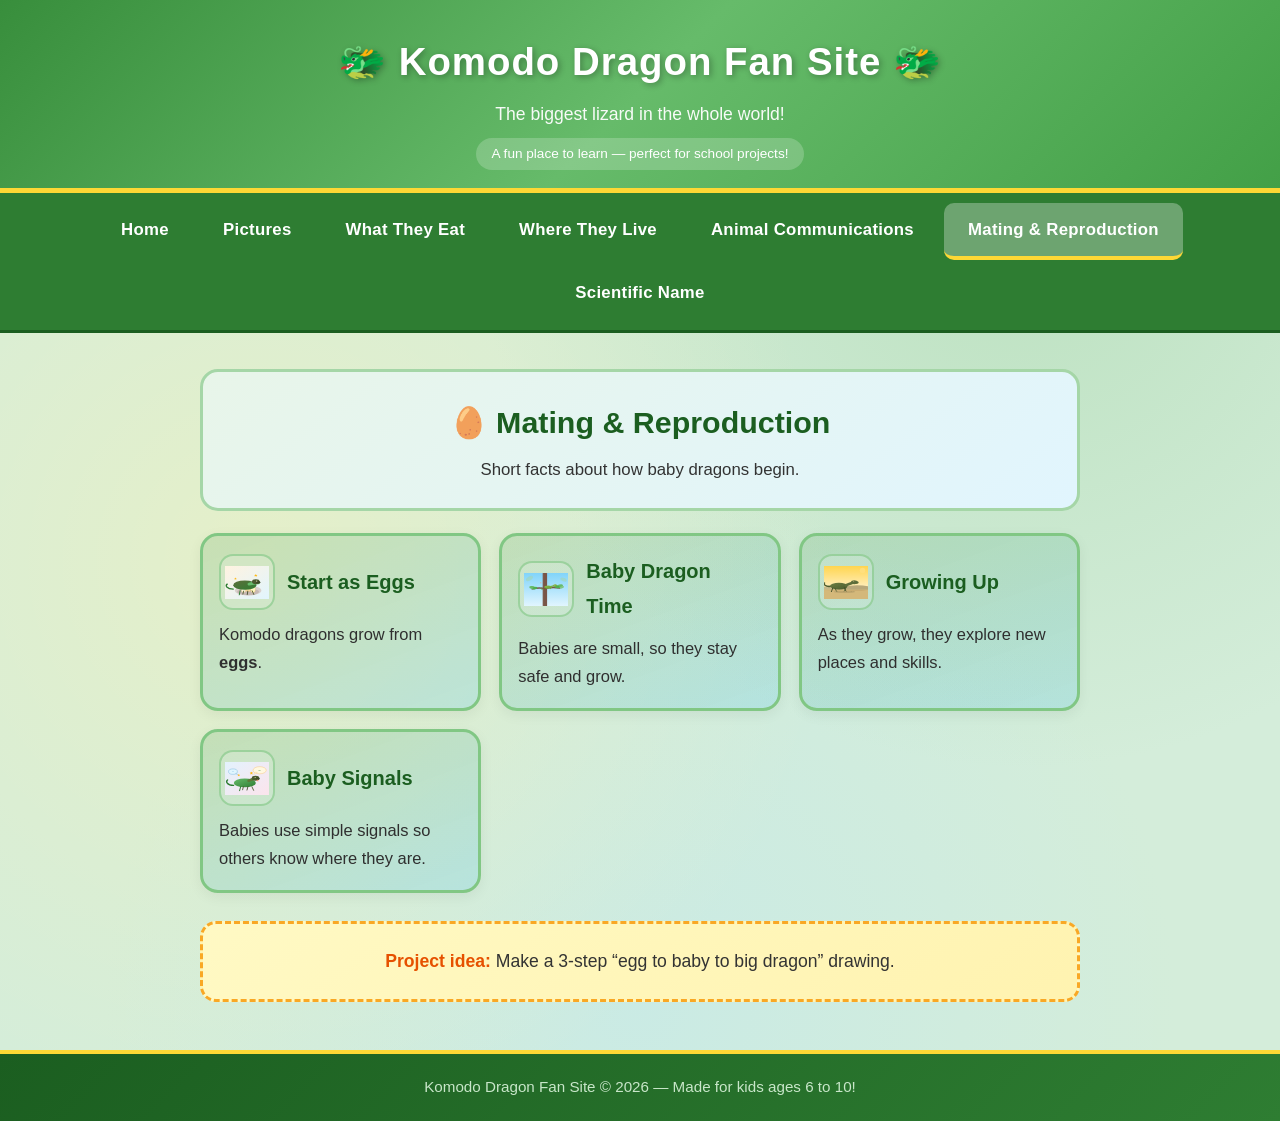
<file: reproduction.html>
<!DOCTYPE html>
<html lang="en">
<head>
  <meta charset="UTF-8">
  <meta name="viewport" content="width=device-width, initial-scale=1.0">
  <title>Mating &amp; Reproduction &ndash; Komodo Dragon Fan Site</title>
  <link rel="stylesheet" href="styles.css">
</head>
<body>
  <a class="skip-link" href="#main">Skip to content</a>

  <header>
    <h1>&#x1F432; Komodo Dragon Fan Site &#x1F432;</h1>
    <p class="subtitle">The biggest lizard in the whole world!</p>
    <span class="tagline">A fun place to learn &mdash; perfect for school projects!</span>
  </header>

  <nav>
    <a href="index.html">Home</a>
    <a href="gallery.html">Pictures</a>
    <a href="diet.html">What They Eat</a>
    <a href="habitat.html">Where They Live</a>
    <a href="communications.html">Animal Communications</a>
    <a href="reproduction.html" class="active">Mating &amp; Reproduction</a>
    <a href="classification.html">Scientific Name</a>
  </nav>

  <main id="main">
    <section class="info-page-intro">
      <h2>&#x1F95A; Mating &amp; Reproduction</h2>
      <p>Short facts about how baby dragons begin.</p>
    </section>

    <section class="info-grid">
      <article class="info-card">
        <div class="card-top">
          <div class="icon">
            <img src="images/dragon-egg.svg" alt="Dragon eggs" />
          </div>
          <h3>Start as Eggs</h3>
        </div>
        <p>Komodo dragons grow from <strong>eggs</strong>.</p>
      </article>

      <article class="info-card">
        <div class="card-top">
          <div class="icon">
            <img src="images/dragon-baby.svg" alt="Baby dragon" />
          </div>
          <h3>Baby Dragon Time</h3>
        </div>
        <p>Babies are small, so they stay safe and grow.</p>
      </article>

      <article class="info-card">
        <div class="card-top">
          <div class="icon">
            <img src="images/dragon-walking.svg" alt="Growing dragon" />
          </div>
          <h3>Growing Up</h3>
        </div>
        <p>As they grow, they explore new places and skills.</p>
      </article>

      <article class="info-card">
        <div class="card-top">
          <div class="icon">
            <img src="images/dragon-chat.svg" alt="Dragon communication" />
          </div>
          <h3>Baby Signals</h3>
        </div>
        <p>Babies use simple signals so others know where they are.</p>
      </article>
    </section>

    <div class="fun-fact">
      <strong>Project idea:</strong> Make a 3-step “egg to baby to big dragon” drawing.
    </div>
  </main>

  <footer>
    <p>Komodo Dragon Fan Site &copy; 2026 &mdash; Made for kids ages 6 to 10!</p>
  </footer>
</body>
</html>
</file>
<file: styles.css>
/* ===== Komodo Dragon Fan Site – Ages 6-10 Resource Collection ===== */

/* ---------- Reset & base ---------- */
*,
*::before,
*::after {
  box-sizing: border-box;
  margin: 0;
  padding: 0;
}

html {
  scroll-behavior: smooth;
}

body {
  font-family: "Segoe UI", "Comic Sans MS", Tahoma, Verdana, sans-serif;
  color: #333;
  background: #d4edda;
  background-image:
    radial-gradient(circle at 20% 50%, rgba(255, 243, 176, 0.4) 0%, transparent 50%),
    radial-gradient(circle at 80% 20%, rgba(165, 214, 167, 0.5) 0%, transparent 40%),
    radial-gradient(circle at 50% 90%, rgba(179, 229, 252, 0.3) 0%, transparent 45%);
  line-height: 1.75;
  font-size: 20px;
  min-height: 100vh;
}

/* ---------- Skip-to-content (accessibility) ---------- */
.skip-link {
  position: absolute;
  top: -100%;
  left: 0;
  background: #2a6e2a;
  color: #fff;
  padding: 8px 16px;
  z-index: 1000;
}
.skip-link:focus {
  top: 0;
}

/* ---------- Header ---------- */
header {
  background: linear-gradient(135deg, #388E3C, #66BB6A, #43A047);
  color: #fff;
  text-align: center;
  padding: 28px 16px 18px;
  position: relative;
  border-bottom: 5px solid #FDD835;
}

header h1 {
  font-size: 2.4rem;
  letter-spacing: 1px;
  text-shadow: 2px 2px 6px rgba(0, 0, 0, 0.3);
}

header .subtitle {
  font-size: 1.1rem;
  opacity: 0.95;
  margin-top: 4px;
  font-weight: 500;
}

header .tagline {
  display: inline-block;
  background: rgba(255, 255, 255, 0.2);
  padding: 4px 16px;
  border-radius: 20px;
  font-size: 0.85rem;
  margin-top: 8px;
}

/* ---------- Navigation ---------- */
nav {
  background: #2E7D32;
  display: flex;
  justify-content: center;
  flex-wrap: wrap;
  gap: 6px;
  padding: 10px 8px;
  border-bottom: 3px solid #1B5E20;
}

nav a {
  color: #fff;
  text-decoration: none;
  padding: 12px 24px;
  border-radius: 10px;
  font-weight: 700;
  font-size: 1.05rem;
  transition: background 0.25s, transform 0.15s;
  letter-spacing: 0.3px;
}

nav a:hover,
nav a:focus {
  background: rgba(255, 255, 255, 0.25);
  transform: translateY(-2px);
  outline: none;
}

nav a.active {
  background: rgba(255, 255, 255, 0.3);
  border-bottom: 4px solid #FDD835;
}

/* ---------- Main content ---------- */
main {
  max-width: 920px;
  margin: 36px auto;
  padding: 0 20px;
}

/* ---------- Hero section (home page) ---------- */
.hero {
  background: linear-gradient(145deg, #D1C4E9, #A7F3D0);
  border-radius: 20px;
  padding: 32px 28px;
  text-align: center;
  margin-bottom: 28px;
  box-shadow: 0 6px 24px rgba(0, 0, 0, 0.08);
  border: 3px solid #FFE082;
}

.hero img {
  width: 100%;
  max-width: 520px;
  border-radius: 16px;
  box-shadow: 0 6px 20px rgba(0, 0, 0, 0.12);
  border: 4px solid #81C784;
}

.hero h2 {
  font-size: 1.9rem;
  color: #2E7D32;
  margin-top: 20px;
}

.hero p {
  font-size: 1.1rem;
  max-width: 600px;
  margin: 12px auto 0;
}

/* ---------- "What you'll find here" intro ---------- */
.site-intro {
  background: #E8F5E9;
  border-radius: 16px;
  padding: 24px 28px;
  margin-bottom: 28px;
  border: 2px solid #A5D6A7;
  text-align: center;
}

.site-intro h3 {
  color: #2E7D32;
  font-size: 1.35rem;
  margin-bottom: 8px;
}

.site-intro p {
  font-size: 1.05rem;
}

/* ---------- Info cards ---------- */
.cards {
  display: grid;
  grid-template-columns: repeat(auto-fit, minmax(260px, 1fr));
  gap: 20px;
  margin-top: 24px;
}

.card {
  background: linear-gradient(160deg, #E8F5E9, #E3F2FD);
  border-radius: 16px;
  padding: 24px;
  box-shadow: 0 4px 14px rgba(0, 0, 0, 0.08);
  border-left: 6px solid #66BB6A;
  transition: transform 0.2s;
}

.card:hover {
  transform: translateY(-4px);
}

.card h3 {
  color: #2E7D32;
  margin-bottom: 10px;
  font-size: 1.25rem;
}

.card p {
  font-size: 1.05rem;
}

.card a {
  color: #1B5E20;
  font-weight: 700;
  text-decoration: none;
  border-bottom: 2px dashed #66BB6A;
}

.card a:hover {
  border-bottom-style: solid;
}

/* ---------- Fun-fact callout ---------- */
.fun-fact {
  background: linear-gradient(145deg, #FFF9C4, #FFF3B0);
  border: 3px dashed #F9A825;
  border-radius: 16px;
  padding: 22px 28px;
  margin: 28px 0;
  text-align: center;
  font-size: 1.1rem;
}

.fun-fact strong {
  color: #E65100;
}

/* ---------- Gallery grid ---------- */
.gallery-intro {
  text-align: center;
  background: linear-gradient(145deg, #E1F5FE, #E3F2FD);
  border-radius: 16px;
  padding: 24px;
  margin-bottom: 24px;
  border: 2px solid #81D4FA;
}

.gallery-intro h2 {
  color: #0277BD;
  font-size: 1.8rem;
  margin-bottom: 6px;
}

.gallery-intro p {
  font-size: 1.05rem;
  color: #444;
}

.gallery-grid {
  display: grid;
  grid-template-columns: repeat(auto-fill, minmax(220px, 1fr));
  gap: 20px;
}

.gallery-item {
  background: linear-gradient(160deg, #E3F2FD, #FCE4EC);
  border-radius: 16px;
  overflow: hidden;
  box-shadow: 0 4px 14px rgba(0, 0, 0, 0.08);
  transition: transform 0.2s, box-shadow 0.2s;
  text-decoration: none;
  color: inherit;
  display: block;
  border: 2px solid #C5E1A5;
}

.gallery-item:hover {
  transform: translateY(-5px);
  box-shadow: 0 8px 28px rgba(0, 0, 0, 0.14);
  border-color: #66BB6A;
}

.gallery-item img {
  width: 100%;
  height: 200px;
  object-fit: cover;
  display: block;
  background: #E8F5E9;
}

.gallery-item .caption {
  padding: 14px;
  text-align: center;
  background: rgba(156, 39, 176, 0.14);
}

.gallery-item .caption h3 {
  color: #2E7D32;
  font-size: 1.1rem;
  margin-bottom: 4px;
}

.gallery-item .caption p {
  font-size: 0.95rem;
  color: #1f2a1f;
}

/* ---------- Single image detail ---------- */
.image-detail {
  text-align: center;
  background: linear-gradient(145deg, #E0F7FA, #F3E5F5);
  border-radius: 20px;
  padding: 32px 28px;
  box-shadow: 0 6px 24px rgba(0, 0, 0, 0.08);
  border: 3px solid #FFE082;
}

.image-detail img {
  width: 100%;
  max-width: 640px;
  border-radius: 16px;
  box-shadow: 0 6px 20px rgba(0, 0, 0, 0.12);
  border: 4px solid #81C784;
}

.image-detail h2 {
  color: #2E7D32;
  margin-top: 18px;
  font-size: 1.7rem;
}

.image-detail p {
  max-width: 580px;
  margin: 12px auto 0;
  font-size: 1.1rem;
  line-height: 1.8;
}

.back-link {
  display: inline-block;
  margin-top: 22px;
  color: #fff;
  font-weight: 700;
  text-decoration: none;
  background: #43A047;
  padding: 10px 24px;
  border-radius: 10px;
  transition: background 0.2s, transform 0.15s;
  border: none;
}

.back-link:hover {
  background: #2E7D32;
  transform: translateY(-2px);
}

/* ---------- Submit-photo section ---------- */
.submit-section {
  background: linear-gradient(145deg, #E8F5E9, #C8E6C9);
  border-radius: 16px;
  padding: 32px;
  margin-top: 36px;
  text-align: center;
  border: 2px solid #A5D6A7;
}

/* ---------- School project info cards (Kid-friendly) ---------- */
.info-page-intro {
  text-align: center;
  background: linear-gradient(145deg, #E8F5E9, #E1F5FE);
  border-radius: 18px;
  padding: 24px 18px;
  border: 3px solid #A5D6A7;
  margin-bottom: 22px;
}

.info-page-intro h2 {
  color: #1B5E20;
  font-size: 1.9rem;
  margin-bottom: 6px;
}

.info-page-intro p {
  color: #333;
  font-size: 1.05rem;
  max-width: 720px;
  margin: 0 auto;
}

.info-grid {
  display: grid;
  grid-template-columns: repeat(auto-fit, minmax(240px, 1fr));
  gap: 18px;
}

.info-card {
  background: linear-gradient(160deg, rgba(56,142,60,0.16), rgba(3,169,244,0.14));
  border: 3px solid #81C784;
  border-radius: 18px;
  padding: 18px 16px;
  box-shadow: 0 4px 14px rgba(0, 0, 0, 0.06);
}

.info-card .card-top {
  display: flex;
  align-items: center;
  gap: 12px;
  margin-bottom: 10px;
}

.info-card .icon {
  width: 56px;
  height: 56px;
  border-radius: 14px;
  background: rgba(255,255,255,0.18);
  border: 2px solid rgba(129, 199, 132, 0.65);
  display: flex;
  align-items: center;
  justify-content: center;
  padding: 6px;
}

.info-card .icon img {
  width: 44px;
  height: 44px;
  object-fit: contain;
  display: block;
}

.info-card h3 {
  color: #1B5E20;
  font-size: 1.25rem;
  margin: 0;
}

.info-card p {
  font-size: 1.03rem;
  line-height: 1.7;
  color: #2f2f2f;
  margin: 0;
}

.info-card .mini {
  margin-top: 10px;
  font-weight: 700;
  color: #0D47A1;
}

.submit-section h2 {
  color: #2E7D32;
  margin-bottom: 8px;
  font-size: 1.5rem;
}

.submit-section p {
  margin-bottom: 20px;
  font-size: 1.05rem;
}

.submit-section form {
  display: flex;
  flex-direction: column;
  align-items: center;
  gap: 12px;
  max-width: 400px;
  margin: 0 auto;
}

.submit-section label {
  font-weight: 700;
  align-self: flex-start;
  font-size: 1rem;
}

.submit-section input,
.submit-section textarea {
  width: 100%;
  padding: 12px;
  border: 2px solid #81C784;
  border-radius: 10px;
  font-size: 1rem;
  font-family: inherit;
  background: #fff;
}

.submit-section input:focus,
.submit-section textarea:focus {
  border-color: #2E7D32;
  outline: none;
  box-shadow: 0 0 0 3px rgba(46, 125, 50, 0.2);
}

.submit-section textarea {
  height: 80px;
  resize: vertical;
}

.submit-section button {
  background: #2E7D32;
  color: #fff;
  border: none;
  padding: 14px 36px;
  border-radius: 10px;
  font-size: 1.1rem;
  font-weight: 700;
  cursor: pointer;
  transition: background 0.2s, transform 0.15s;
}

.submit-section button:hover {
  background: #1B5E20;
  transform: translateY(-2px);
}

/* ---------- Content section (diet / habitat) ---------- */
.content-section {
  background: linear-gradient(160deg, #FFFFFF, #F1F8E9);
  border-radius: 16px;
  padding: 28px;
  margin-bottom: 24px;
  box-shadow: 0 4px 14px rgba(0, 0, 0, 0.08);
}

.content-section h2 {
  color: #2E7D32;
  margin-bottom: 12px;
  font-size: 1.5rem;
}

.content-section ul {
  margin-left: 24px;
}

.content-section li {
  margin-bottom: 8px;
}

.content-section a {
  color: #1B5E20;
  font-weight: 700;
}

/* ---------- Placeholder / coming-soon ---------- */
.coming-soon {
  text-align: center;
  padding: 60px 24px;
  background: linear-gradient(145deg, #FFF8E1, #FFF3B0);
  border-radius: 20px;
  border: 3px dashed #FFB74D;
}

.coming-soon h2 {
  font-size: 2rem;
  color: #E65100;
}

.coming-soon p {
  font-size: 1.15rem;
  margin-top: 14px;
  color: #555;
}

/* ---------- Footer ---------- */
footer {
  background: linear-gradient(135deg, #1B5E20, #2E7D32);
  color: #C8E6C9;
  text-align: center;
  padding: 20px;
  margin-top: 48px;
  font-size: 0.95rem;
  border-top: 4px solid #FDD835;
}

footer a {
  color: #FDD835;
  text-decoration: none;
  font-weight: 600;
}

/* ---------- Responsive ---------- */
@media (max-width: 600px) {
  header h1 {
    font-size: 1.7rem;
  }

  nav {
    flex-direction: column;
    align-items: center;
  }

  nav a {
    width: 85%;
    text-align: center;
  }

  body {
    font-size: 18px;
  }

  .hero {
    padding: 20px 16px;
  }

  .image-detail {
    padding: 20px 16px;
  }
}
</file>
